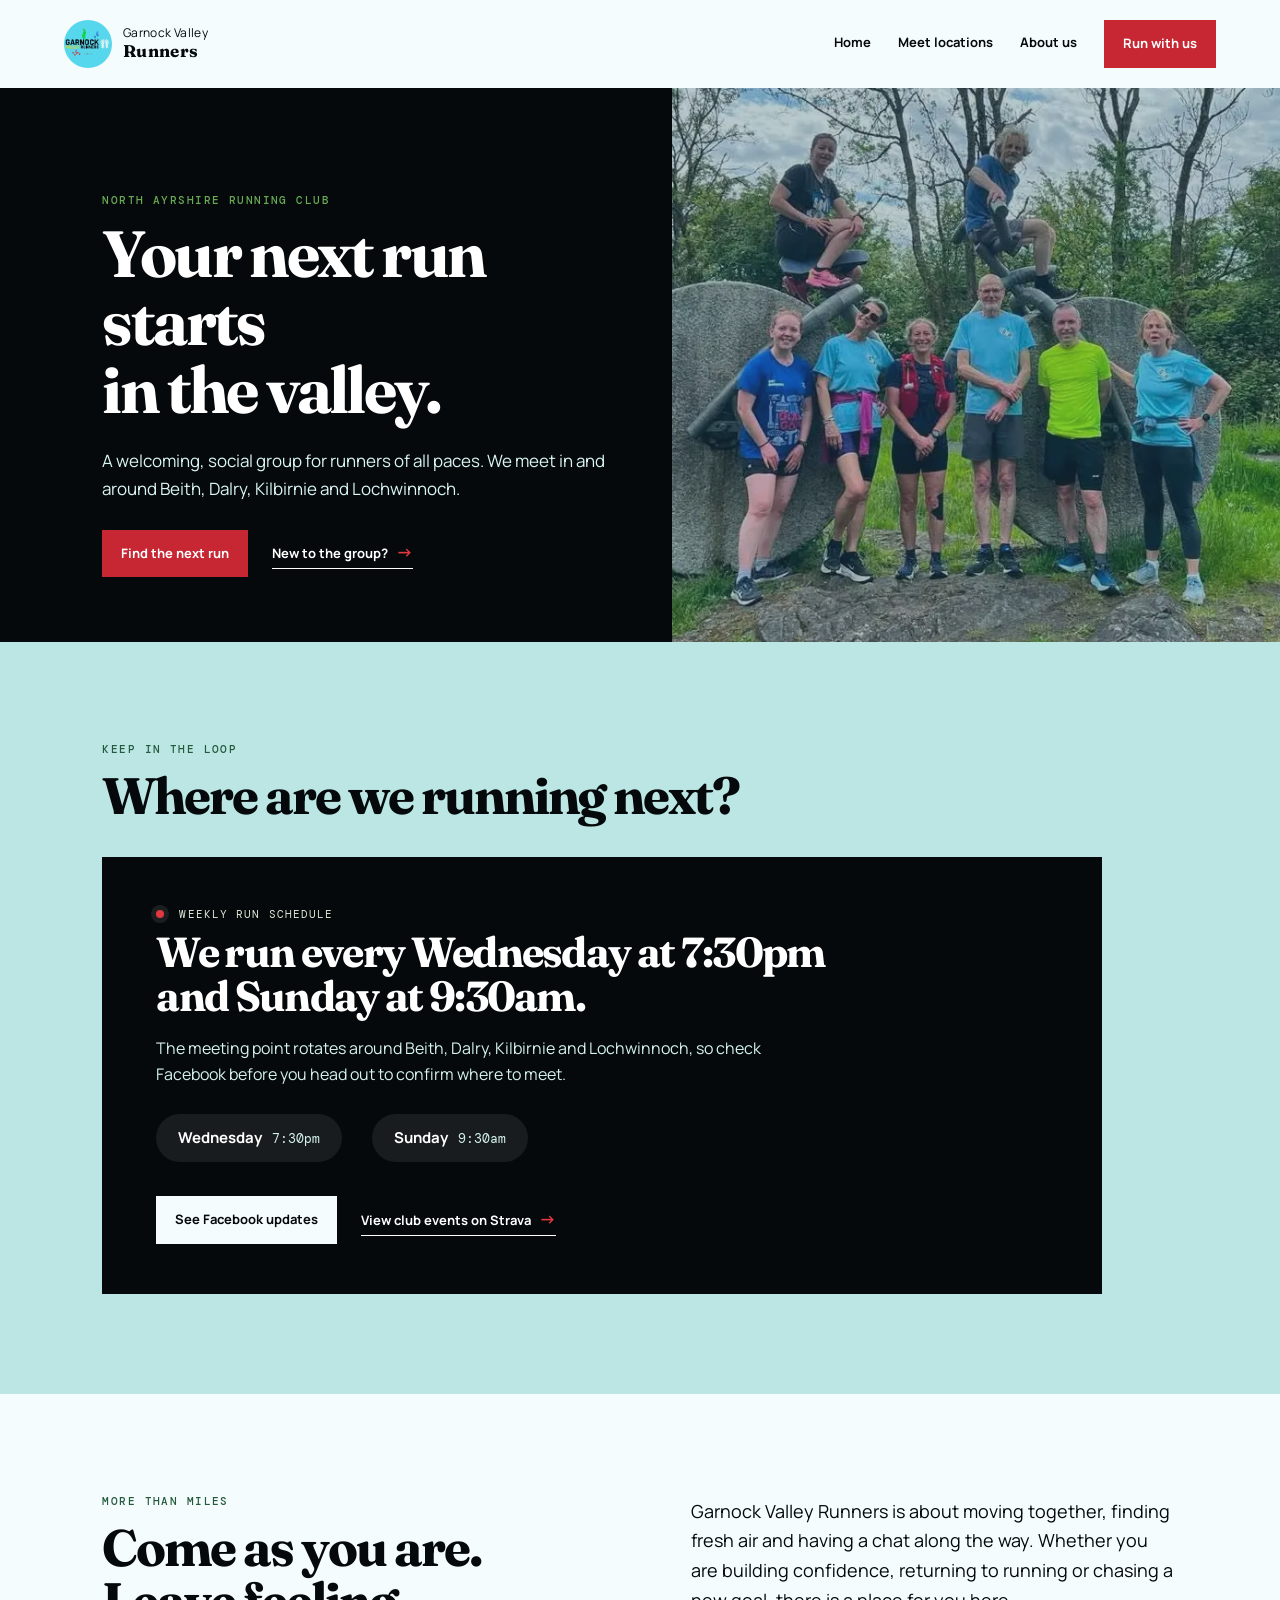
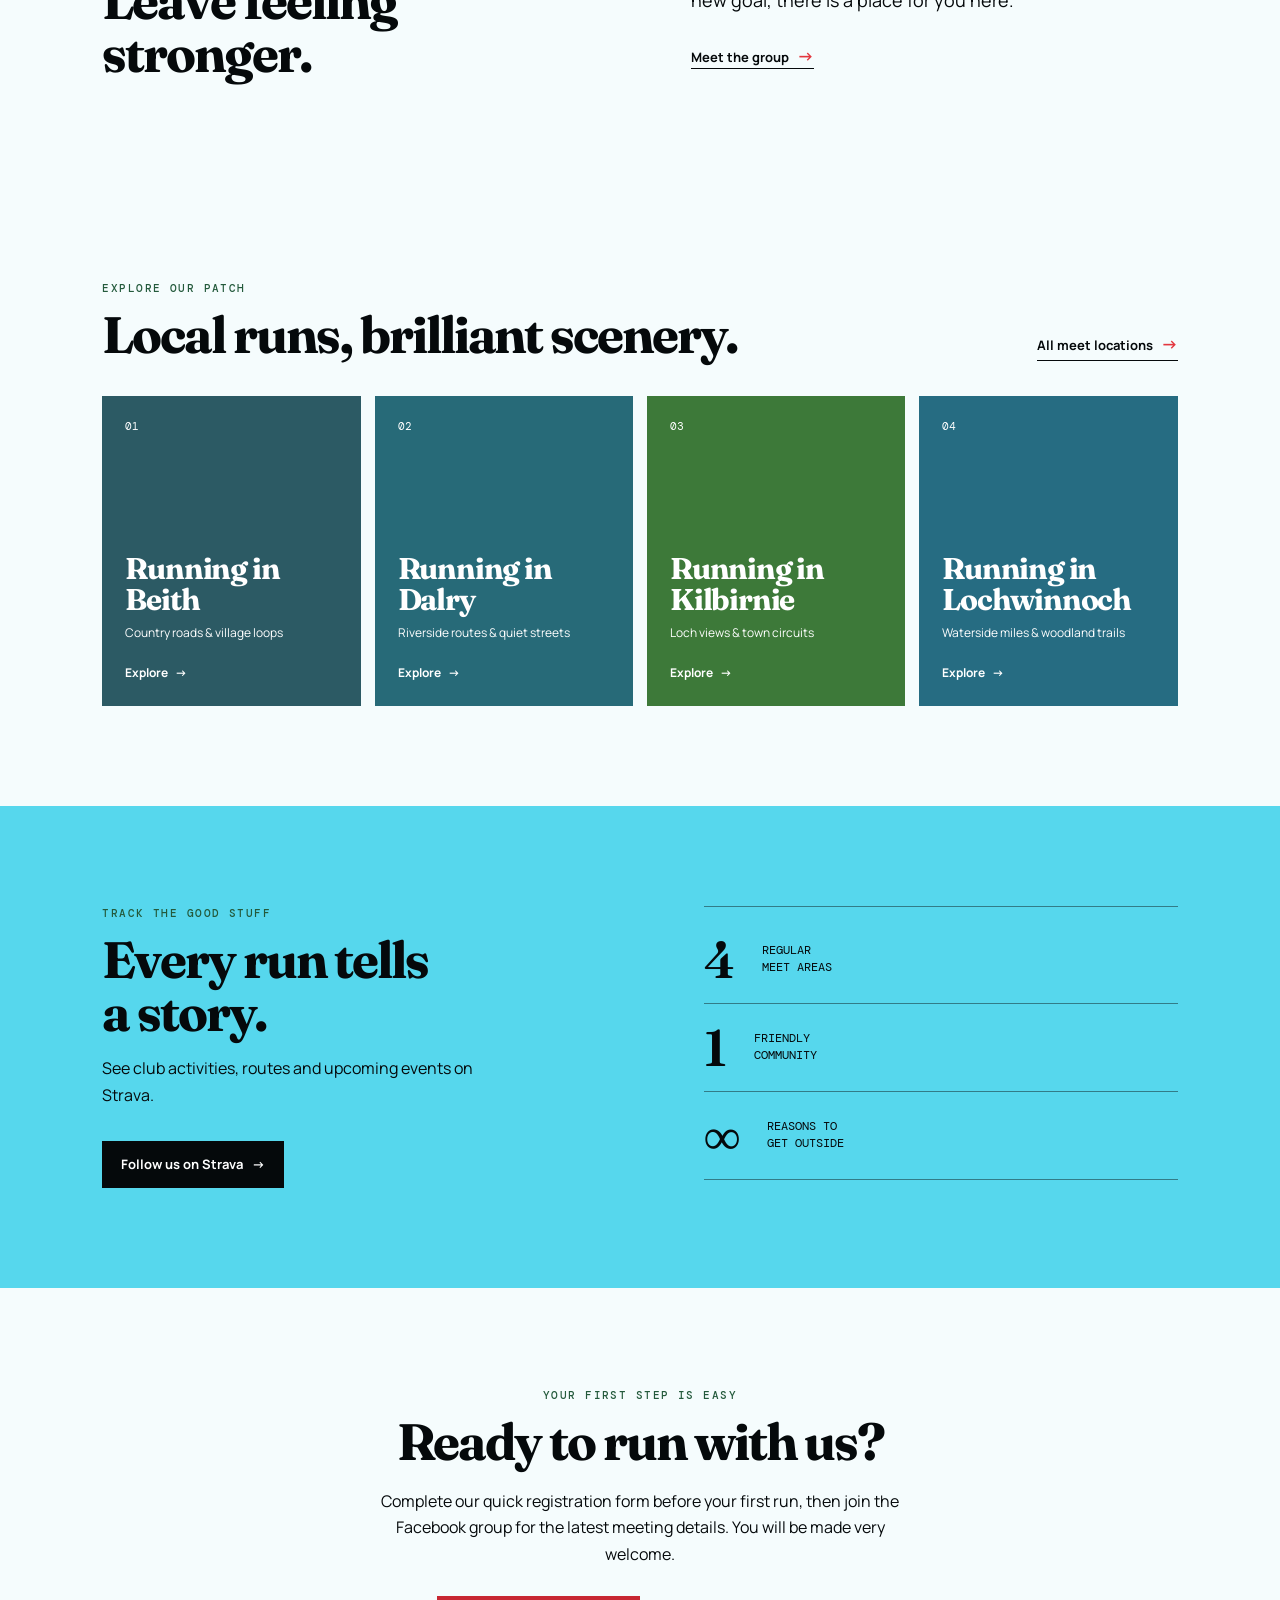
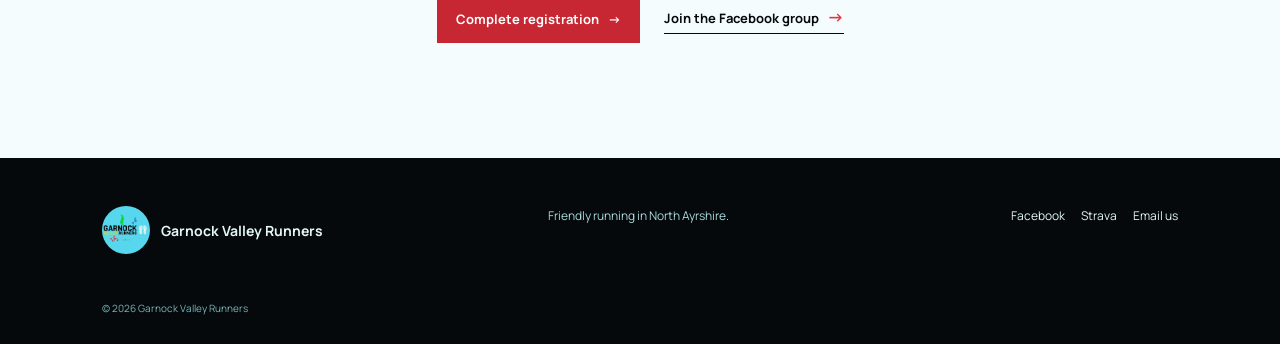
<file: index.html>
<!doctype html>
<html lang="en-GB">
<head>
  <meta charset="utf-8">
  <meta name="viewport" content="width=device-width, initial-scale=1">
  <meta name="description" content="Garnock Valley Runners is a friendly, social running group meeting around Beith, Dalry, Kilbirnie and Lochwinnoch. Come along for a run.">
  <title>Garnock Valley Runners | Running in Beith, Dalry, Kilbirnie & Lochwinnoch</title>
  <link rel="canonical" href="https://garnockvalleyrunners.co.uk/">
  <meta property="og:title" content="Garnock Valley Runners">
  <meta property="og:description" content="Friendly, social running around the Garnock Valley.">
  <meta property="og:type" content="website">
  <meta property="og:url" content="https://garnockvalleyrunners.co.uk/">
  <link rel="stylesheet" href="assets/styles.css">
  <link rel="icon" href="assets/favicon.ico" sizes="any">
  <link rel="icon" href="assets/images/icon-512.png" type="image/png">
  <link rel="apple-touch-icon" href="assets/images/apple-touch-icon.png">
  <script type="application/ld+json">
    {"@context":"https://schema.org","@type":"SportsOrganization","name":"Garnock Valley Runners","description":"A friendly social running group in North Ayrshire.","url":"https://garnockvalleyrunners.co.uk/","sameAs":["https://www.facebook.com/GarnockValleyRunners","https://www.strava.com/clubs/1098368"],"areaServed":["Beith","Dalry","Kilbirnie","Lochwinnoch"]}
  </script>
</head>
<body>
  <a class="skip-link" href="#main">Skip to content</a>
  <header class="site-header">
    <a class="brand" href="index.html" aria-label="Garnock Valley Runners home"><span class="brand-mark">GVR</span><span>Garnock Valley<br><strong>Runners</strong></span></a>
    <button class="menu-button" aria-expanded="false" aria-controls="primary-nav">Menu</button>
    <nav id="primary-nav" aria-label="Primary navigation">
      <a class="active" href="index.html">Home</a><a href="locations.html">Meet locations</a><a href="about.html">About us</a><a class="nav-join" href="#join">Run with us</a>
    </nav>
  </header>

  <main id="main">
    <section class="hero">
      <div class="hero-copy">
        <p class="eyebrow">North Ayrshire running club</p>
        <h1>Your next run starts<br>in the valley.</h1>
        <p class="lead">A welcoming, social group for runners of all paces. We meet in and around Beith, Dalry, Kilbirnie and Lochwinnoch.</p>
        <div class="actions"><a class="button" href="#next-run">Find the next run</a><a class="text-link" href="about.html">New to the group? <span>→</span></a></div>
      </div>
      <div class="hero-art"><img class="banner-image" src="assets/images/gvr-group-7.webp" alt=""></div>
    </section>

    <section id="next-run" class="section next-run">
      <div class="section-heading"><p class="eyebrow">Keep in the loop</p><h2>Where are we running next?</h2></div>
      <div class="update-card">
        <div class="pulse"><span></span> Weekly run schedule</div>
        <h3>We run every Wednesday at 7:30pm and Sunday at 9:30am.</h3>
        <p>The meeting point rotates around Beith, Dalry, Kilbirnie and Lochwinnoch, so check Facebook before you head out to confirm where to meet.</p>
        <ul class="schedule-list">
          <li><strong>Wednesday</strong><span>7:30pm</span></li>
          <li><strong>Sunday</strong><span>9:30am</span></li>
        </ul>
        <div class="actions"><a class="button button-light" href="https://www.facebook.com/GarnockValleyRunners" target="_blank" rel="noopener noreferrer">See Facebook updates</a><a class="text-link light" href="https://www.strava.com/clubs/1098368" target="_blank" rel="noopener noreferrer">View club events on Strava <span>→</span></a></div>
      </div>
    </section>

    <section class="section intro-grid">
      <div><p class="eyebrow">More than miles</p><h2>Come as you are.<br>Leave feeling stronger.</h2></div>
      <div class="intro-copy"><p>Garnock Valley Runners is about moving together, finding fresh air and having a chat along the way. Whether you are building confidence, returning to running or chasing a new goal, there is a place for you here.</p><a class="text-link" href="about.html">Meet the group <span>→</span></a></div>
    </section>

    <section class="section locations">
      <div class="section-heading row-heading">
        <div><p class="eyebrow">Explore our patch</p><h2>Local runs, brilliant scenery.</h2></div>
        <a class="text-link" href="locations.html">All meet locations <span>→</span></a>
      </div>
      <div class="location-grid">
        <a class="location-card beith" href="beith-running.html"><span>01</span><h3>Running in<br>Beith</h3><p>Country roads & village loops</p><b>Explore <i>→</i></b></a>
        <a class="location-card dalry" href="dalry-running.html"><span>02</span><h3>Running in<br>Dalry</h3><p>Riverside routes & quiet streets</p><b>Explore <i>→</i></b></a>
        <a class="location-card kilbirnie" href="kilbirnie-running.html"><span>03</span><h3>Running in<br>Kilbirnie</h3><p>Loch views & town circuits</p><b>Explore <i>→</i></b></a>
        <a class="location-card lochwinnoch" href="lochwinnoch-running.html"><span>04</span><h3>Running in<br>Lochwinnoch</h3><p>Waterside miles & woodland trails</p><b>Explore <i>→</i></b></a>
      </div>
    </section>

    <section class="section strava-callout">
      <div>
        <p class="eyebrow">Track the good stuff</p>
        <h2>Every run tells<br>a story.</h2>
        <p>See club activities, routes and upcoming events on Strava.</p>
        <a class="button" href="https://www.strava.com/clubs/1098368" target="_blank" rel="noopener noreferrer">Follow us on Strava <span>→</span></a>
      </div>
      <div class="stat-stack">
        <div><strong>4</strong><span>regular<br>meet areas</span></div>
        <div><strong>1</strong><span>friendly<br>community</span></div>
        <div><strong>∞</strong><span>reasons to<br>get outside</span></div>
      </div>
    </section>

    <section id="join" class="join section">
      <p class="eyebrow">Your first step is easy</p>
      <h2>Ready to run with us?</h2>
      <p>Complete our quick registration form before your first run, then join the Facebook group for the latest meeting details. You will be made very welcome.</p>
      <div class="actions join-actions">
        <a class="button" href="https://form.jotform.com/garnockvalleyrunners/garnock-valley-runners-waiver" target="_blank" rel="noopener noreferrer">Complete registration <span>→</span></a>
        <a class="text-link" href="https://www.facebook.com/groups/1202153667183586/" target="_blank" rel="noopener noreferrer">Join the Facebook group <span>→</span></a>
      </div>
    </section>
  </main>

  <footer>
    <div class="footer-brand"><span class="brand-mark">GVR</span><strong>Garnock Valley Runners</strong></div>
    <p>Friendly running in North Ayrshire.</p>
    <div class="footer-links">
      <a href="https://www.facebook.com/GarnockValleyRunners" target="_blank" rel="noopener noreferrer">Facebook</a>
      <a href="https://www.strava.com/clubs/1098368" target="_blank" rel="noopener noreferrer">Strava</a>
      <a href="mailto:garnockvalleyrunners@gmail.com">Email us</a>
    </div>
    <small>© <span data-year></span> Garnock Valley Runners</small>
  </footer>
  <script src="assets/site.js"></script>
</body>
</html>
</file>
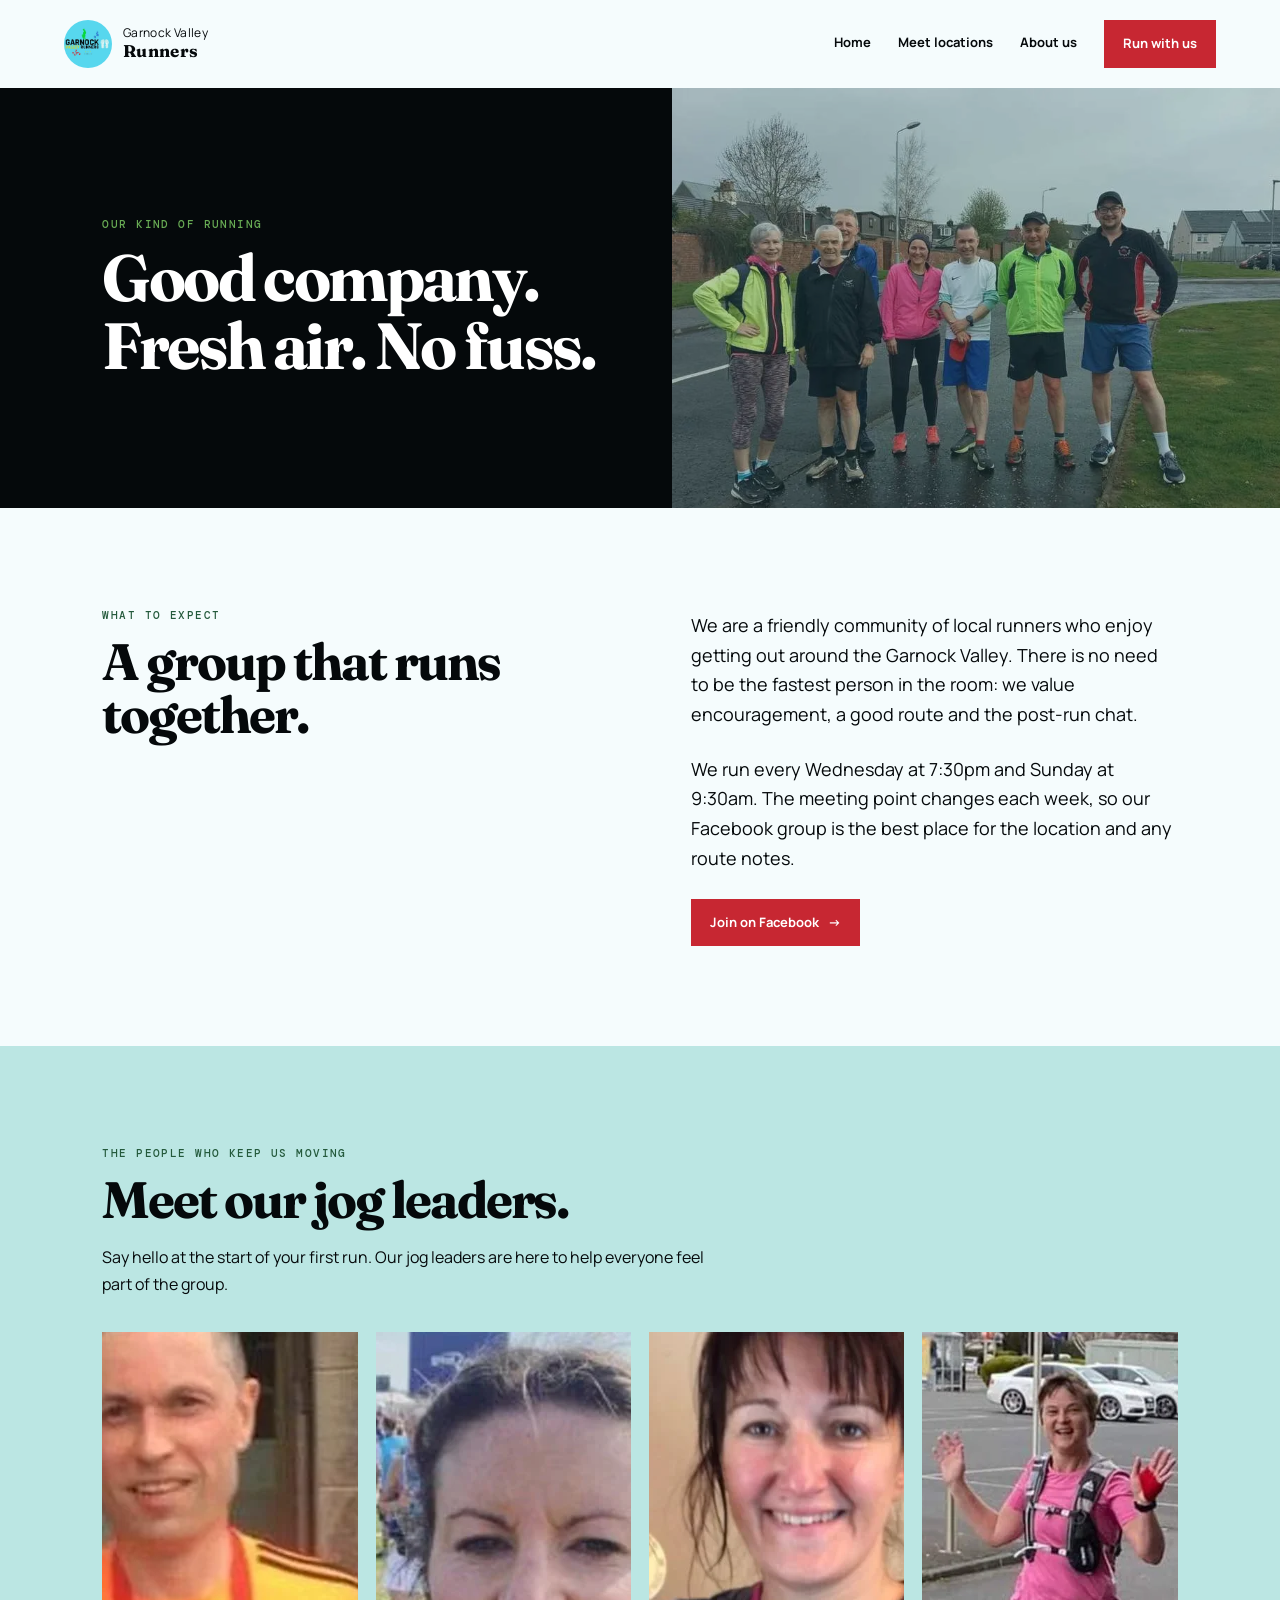
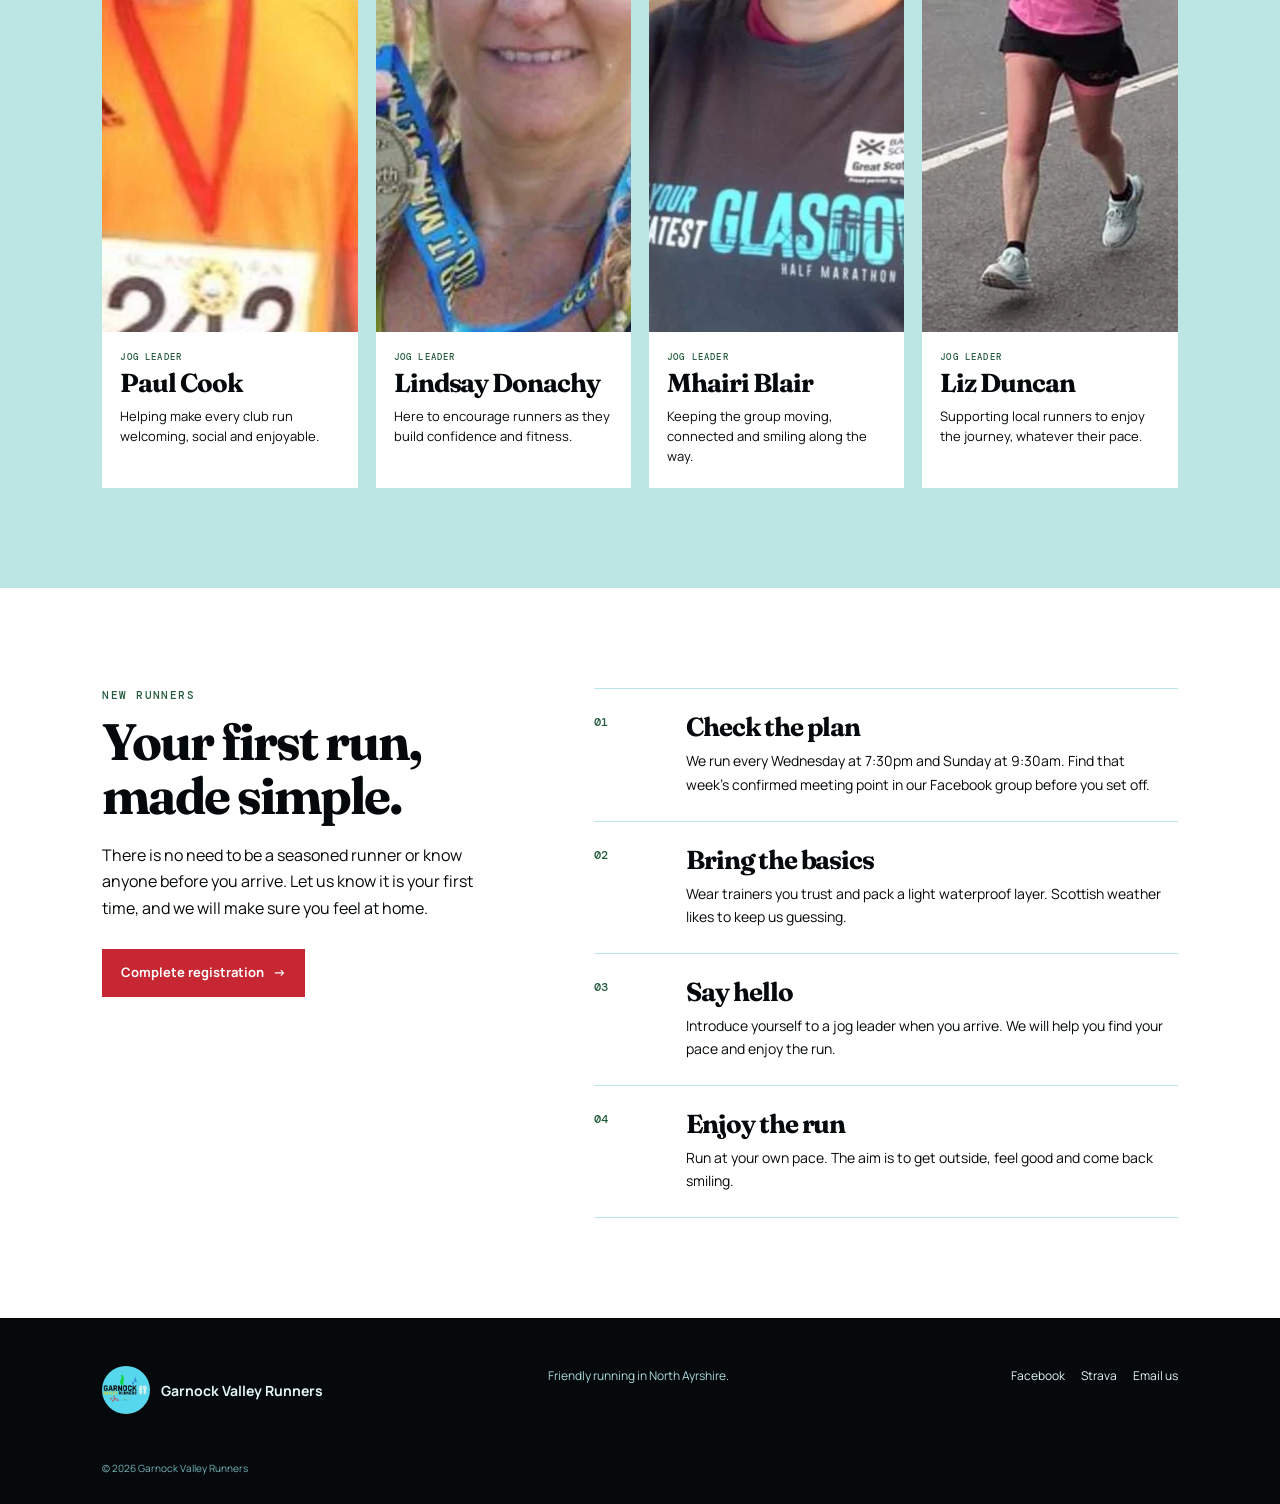
<file: about.html>
<!doctype html>
<html lang="en-GB">
<head>
  <meta charset="utf-8">
  <meta name="viewport" content="width=device-width,initial-scale=1">
  <meta name="description" content="Learn about Garnock Valley Runners, a welcoming social running group in North Ayrshire.">
  <title>About Garnock Valley Runners</title>
  <link rel="canonical" href="https://garnockvalleyrunners.co.uk/about.html">
  <meta property="og:title" content="About Garnock Valley Runners">
  <meta property="og:description" content="Learn about Garnock Valley Runners, a welcoming social running group in North Ayrshire.">
  <meta property="og:type" content="website">
  <meta property="og:url" content="https://garnockvalleyrunners.co.uk/about.html">
  <link rel="stylesheet" href="assets/styles.css">
  <link rel="icon" href="assets/favicon.ico" sizes="any">
  <link rel="icon" href="assets/images/icon-512.png" type="image/png">
  <link rel="apple-touch-icon" href="assets/images/apple-touch-icon.png">
  <script type="application/ld+json">
    {"@context":"https://schema.org","@type":"SportsOrganization","name":"Garnock Valley Runners","description":"A friendly social running group in North Ayrshire.","url":"https://garnockvalleyrunners.co.uk/","sameAs":["https://www.facebook.com/GarnockValleyRunners","https://www.strava.com/clubs/1098368"],"areaServed":["Beith","Dalry","Kilbirnie","Lochwinnoch"]}
  </script>
</head>
<body class="about-page">
  <a class="skip-link" href="#main">Skip to content</a>
  <header class="site-header">
    <a class="brand" href="index.html" aria-label="Garnock Valley Runners home"><span
        class="brand-mark">GVR</span><span>Garnock Valley<br><strong>Runners</strong></span></a>
    <button class="menu-button" aria-expanded="false" aria-controls="primary-nav">Menu</button>
    <nav id="primary-nav" aria-label="Primary navigation">
      <a href="index.html">Home</a><a href="locations.html">Meet locations</a><a class="active" href="about.html">About us</a><a class="nav-join" href="index.html#join">Run with us</a>
    </nav>
  </header>

  <main id="main">
    <section class="hero about-hero">
      <div class="hero-copy about-hero-copy">
        <p class="eyebrow">Our kind of running</p>
        <h1>Good company.<br>Fresh air. No fuss.</h1>
      </div>
      <div class="hero-art"><img class="banner-image" src="assets/images/gvr-group-6.webp" alt=""></div>
    </section>

    <section class="section intro-grid">
      <div>
        <p class="eyebrow">What to expect</p>
        <h2>A group that runs together.</h2>
      </div>
      <div class="intro-copy">
        <p>We are a friendly community of local runners who enjoy getting out around the Garnock Valley. There is no need to be the fastest person in the room: we value encouragement, a good route and the post-run chat.</p>
        <p>We run every Wednesday at 7:30pm and Sunday at 9:30am. The meeting point changes each week, so our Facebook group is the best place for the location and any route notes.</p>
        <a class="button" href="https://www.facebook.com/groups/1202153667183586/" target="_blank" rel="noopener noreferrer">Join on Facebook <span>→</span></a>
      </div>
    </section>

    <section class="section leaders">
      <div class="section-heading">
        <p class="eyebrow">The people who keep us moving</p>
        <h2>Meet our jog leaders.</h2>
        <p>Say hello at the start of your first run. Our jog leaders are here to help everyone feel part of the group.</p>
      </div>
      <div class="leader-grid">
        <article class="leader-card"><img src="assets/images/paul-cook.webp" alt="Paul Cook, Garnock Valley Runners jog leader" width="600" height="600">
          <div>
            <p class="eyebrow">Jog leader</p>
            <h3>Paul Cook</h3>
            <p>Helping make every club run welcoming, social and enjoyable.</p>
          </div>
        </article>
        <article class="leader-card"><img src="assets/images/lindsay-donachy.webp" alt="Lindsay Donachy, Garnock Valley Runners jog leader" width="600" height="600">
          <div>
            <p class="eyebrow">Jog leader</p>
            <h3>Lindsay Donachy</h3>
            <p>Here to encourage runners as they build confidence and fitness.</p>
          </div>
        </article>
        <article class="leader-card"><img src="assets/images/mhairi-blair.webp" alt="Mhairi Blair, Garnock Valley Runners jog leader" width="600" height="600">
          <div>
            <p class="eyebrow">Jog leader</p>
            <h3>Mhairi Blair</h3>
            <p>Keeping the group moving, connected and smiling along the way.</p>
          </div>
        </article>
        <article class="leader-card"><img src="assets/images/liz-duncan.webp" alt="Liz Duncan, Garnock Valley Runners jog leader" width="600" height="600">
          <div>
            <p class="eyebrow">Jog leader</p>
            <h3>Liz Duncan</h3>
            <p>Supporting local runners to enjoy the journey, whatever their pace.</p>
          </div>
        </article>
      </div>
    </section>

    <section class="section first-run">
      <div class="first-run-intro">
        <p class="eyebrow">New runners</p>
        <h2>Your first run,<br>made simple.</h2>
        <p>There is no need to be a seasoned runner or know anyone before you arrive. Let us know it is your first time, and we will make sure you feel at home.</p>
        <a class="button" href="https://form.jotform.com/garnockvalleyrunners/garnock-valley-runners-waiver" target="_blank" rel="noopener noreferrer">Complete registration <span>→</span></a>
      </div>
      <ol class="first-run-steps">
        <li><span>01</span><div><h3>Check the plan</h3><p>We run every Wednesday at 7:30pm and Sunday at 9:30am. Find that week's confirmed meeting point in our Facebook group before you set off.</p></div></li>
        <li><span>02</span><div><h3>Bring the basics</h3><p>Wear trainers you trust and pack a light waterproof layer. Scottish weather likes to keep us guessing.</p></div></li>
        <li><span>03</span><div><h3>Say hello</h3><p>Introduce yourself to a jog leader when you arrive. We will help you find your pace and enjoy the run.</p></div></li>
        <li><span>04</span><div><h3>Enjoy the run</h3><p>Run at your own pace. The aim is to get outside, feel good and come back smiling.</p></div></li>
      </ol>
    </section>
  </main>

  <footer>
    <div class="footer-brand"><span class="brand-mark">GVR</span><strong>Garnock Valley Runners</strong></div>
    <p>Friendly running in North Ayrshire.</p>
    <div class="footer-links">
      <a href="https://www.facebook.com/GarnockValleyRunners" target="_blank" rel="noopener noreferrer">Facebook</a>
      <a href="https://www.strava.com/clubs/1098368" target="_blank" rel="noopener noreferrer">Strava</a>
      <a href="mailto:garnockvalleyrunners@gmail.com">Email us</a>
    </div>
    <small>© <span data-year></span> Garnock Valley Runners</small>
  </footer>
  <script src="assets/site.js"></script>
</body>
</html>
</file>
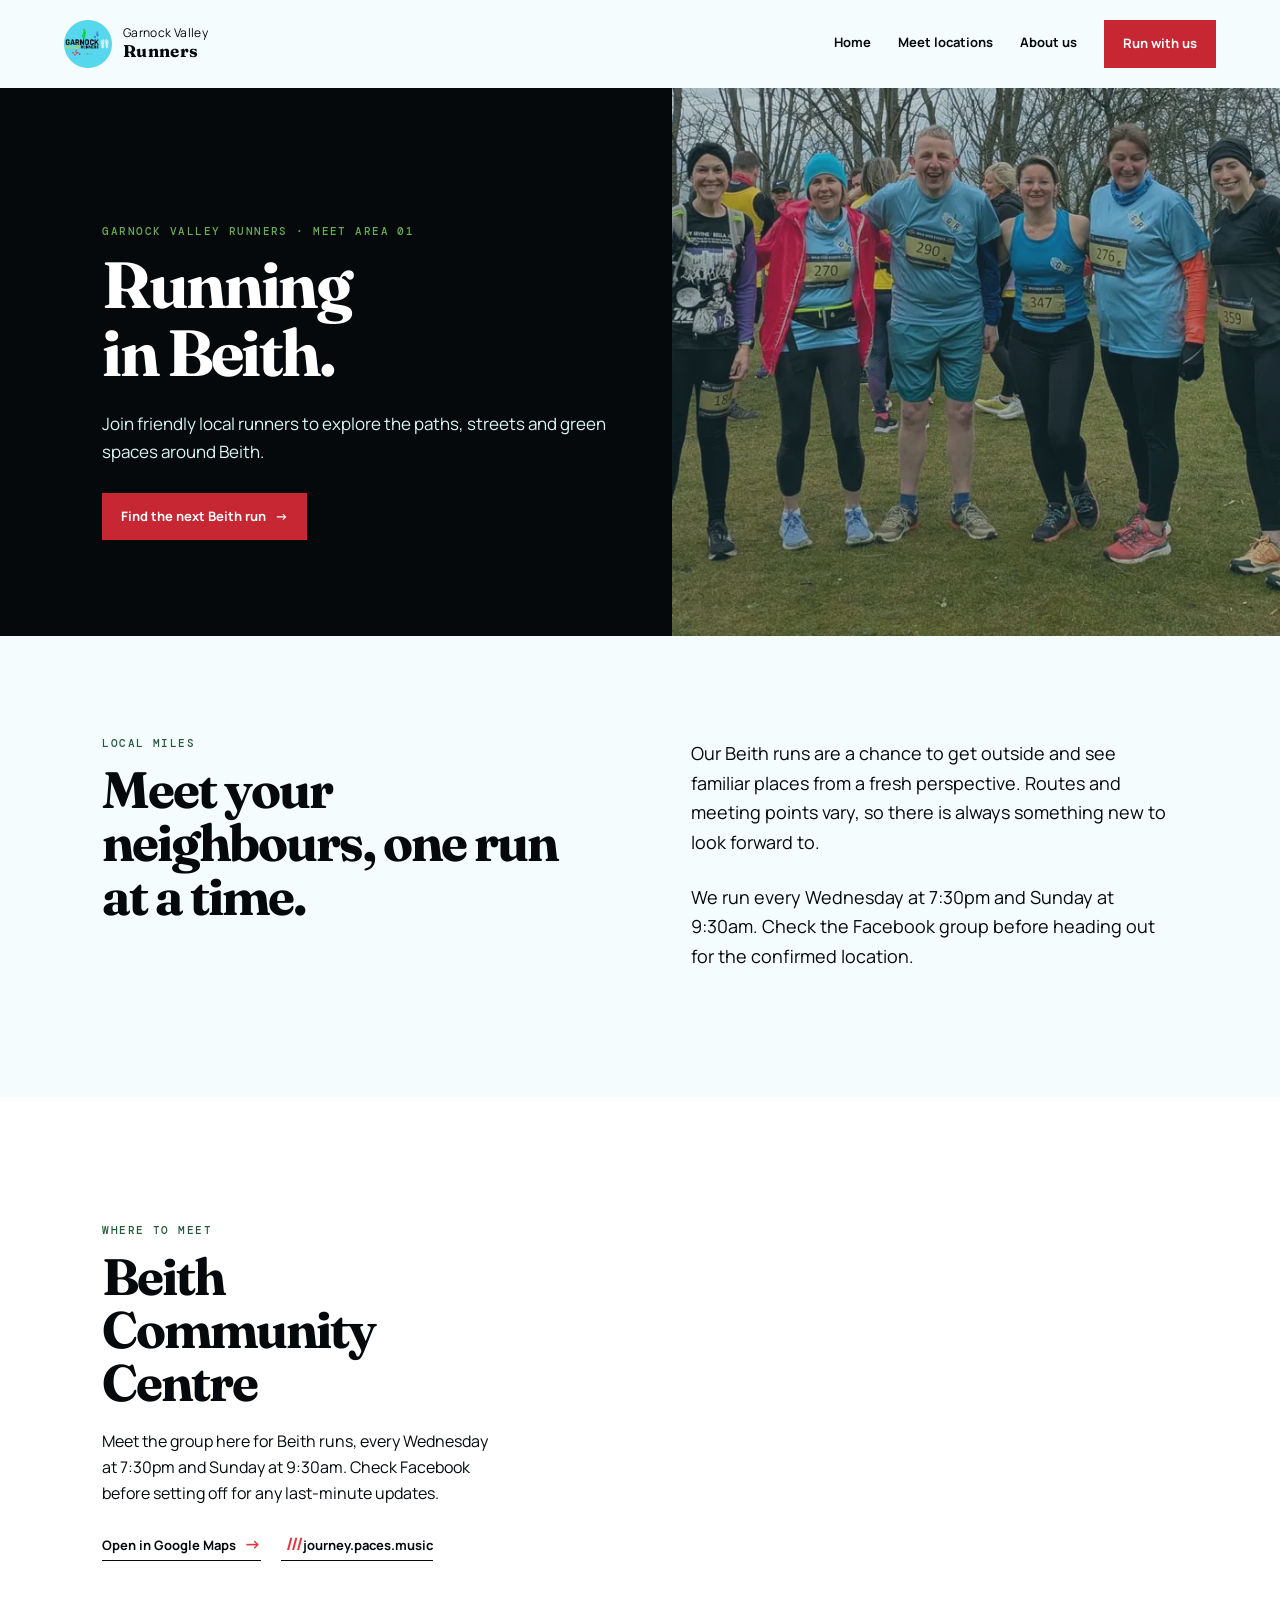
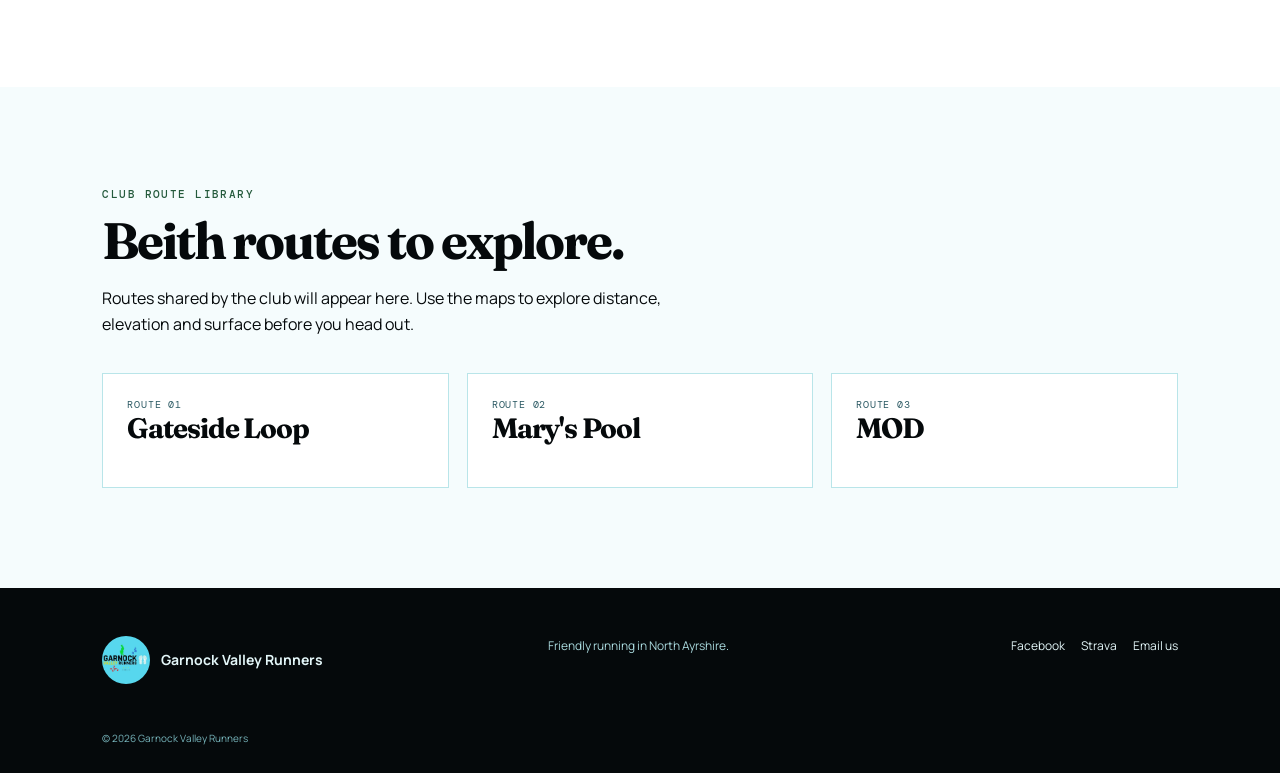
<file: beith-running.html>
<!doctype html>
<html lang="en-GB">
<head>
  <meta charset="utf-8">
  <meta name="viewport" content="width=device-width,initial-scale=1">
  <meta name="description" content="Looking for running in Beith? Garnock Valley Runners is a friendly local social running group.">
  <title>Running in Beith | Garnock Valley Runners</title>
  <link rel="canonical" href="https://garnockvalleyrunners.co.uk/beith-running.html">
  <meta property="og:title" content="Running in Beith | Garnock Valley Runners">
  <meta property="og:description" content="Looking for running in Beith? Garnock Valley Runners is a friendly local social running group.">
  <meta property="og:url" content="https://garnockvalleyrunners.co.uk/beith-running.html">
  <meta property="og:type" content="website">
  <link rel="stylesheet" href="assets/styles.css">
  <link rel="icon" href="assets/favicon.ico" sizes="any">
  <link rel="icon" href="assets/images/icon-512.png" type="image/png">
  <link rel="apple-touch-icon" href="assets/images/apple-touch-icon.png">
  <script type="application/ld+json">
    {"@context":"https://schema.org","@type":"SportsOrganization","name":"Garnock Valley Runners","description":"A friendly social running group in North Ayrshire.","url":"https://garnockvalleyrunners.co.uk/","sameAs":["https://www.facebook.com/GarnockValleyRunners","https://www.strava.com/clubs/1098368"],"areaServed":["Beith","Dalry","Kilbirnie","Lochwinnoch"]}
  </script>
</head>
<body>
  <a class="skip-link" href="#main">Skip to content</a>
  <header class="site-header">
    <a class="brand" href="index.html" aria-label="Garnock Valley Runners home"><span class="brand-mark">GVR</span><span>Garnock Valley<br><strong>Runners</strong></span></a>
    <button class="menu-button" aria-expanded="false" aria-controls="primary-nav">Menu</button>
    <nav id="primary-nav" aria-label="Primary navigation">
      <a href="index.html">Home</a><a class="active" href="locations.html">Meet locations</a><a href="about.html">About us</a><a class="nav-join" href="index.html#join">Run with us</a>
    </nav>
  </header>

  <main id="main">
    <section class="hero">
      <div class="hero-copy">
        <p class="eyebrow">Garnock Valley Runners · Meet area 01</p>
        <h1>Running<br>in Beith.</h1>
        <p class="lead">Join friendly local runners to explore the paths, streets and green spaces around Beith.</p>
        <div class="actions"><a class="button" href="https://www.facebook.com/GarnockValleyRunners" target="_blank" rel="noopener noreferrer">Find the next Beith run <span>→</span></a></div>
      </div>
      <div class="hero-art"><img class="banner-image" src="assets/images/gvr-group-9.webp" alt=""></div>
    </section>

    <section class="section intro-grid">
      <div>
        <p class="eyebrow">Local miles</p>
        <h2>Meet your neighbours, one run at a time.</h2>
      </div>
      <div class="intro-copy">
        <p>Our Beith runs are a chance to get outside and see familiar places from a fresh perspective. Routes and meeting points vary, so there is always something new to look forward to.</p>
        <p>We run every Wednesday at 7:30pm and Sunday at 9:30am. Check the Facebook group before heading out for the confirmed location.</p>
      </div>
    </section>

    <section class="section meeting-point">
      <div class="section-heading">
        <p class="eyebrow">Where to meet</p>
        <h2>Beith Community Centre</h2>
        <p>Meet the group here for Beith runs, every Wednesday at 7:30pm and Sunday at 9:30am. Check Facebook before setting off for any last-minute updates.</p>
        <div class="meeting-links">
          <a class="text-link" href="https://maps.app.goo.gl/vqSSBrjURP6J7ihB6" target="_blank" rel="noopener noreferrer">Open in Google Maps <span>→</span></a>
          <a class="text-link what3words-link" href="https://what3words.com/journey.paces.music" target="_blank" rel="noopener noreferrer"><span class="what3words-prefix">///</span>journey.paces.music</a>
        </div>
      </div>
      <iframe class="meeting-map" src="https://www.google.com/maps?q=55.752659,-4.633616&amp;z=16&amp;output=embed" title="Map showing Beith Community Centre meeting point" loading="lazy" referrerpolicy="no-referrer-when-downgrade"></iframe>
    </section>

    <section class="section route-gallery">
      <div class="section-heading">
        <p class="eyebrow">Club route library</p>
        <h2>Beith routes to explore.</h2>
        <p>Routes shared by the club will appear here. Use the maps to explore distance, elevation and surface before you head out.</p>
      </div>
      <div class="route-grid">
        <article class="route-card">
          <p class="route-number">Route 01</p>
          <h3>Gateside Loop</h3>
          <div class="strava-embed-placeholder" data-embed-type="route" data-embed-id="3528356255159282256" data-style="standard" data-surface-type="true" data-map-hash="12.69/55.75066/-4.62333" data-from-embed="true" data-token="yxaFrawdFohs_la8IDAJUvb5NskzRXItxPiQ295sfiE"></div>
        </article>
        <article class="route-card">
          <p class="route-number">Route 02</p>
          <h3>Mary's Pool</h3>
          <div class="strava-embed-placeholder" data-embed-type="route" data-embed-id="3536685166210773360" data-style="standard" data-surface-type="true" data-map-hash="12.28/55.76163/-4.63581" data-from-embed="true" data-token="FfFZN888h97raxhvFDhe0O-WElxaF2kGew41rFG18us"></div>
        </article>
        <article class="route-card">
          <p class="route-number">Route 03</p>
          <h3>MOD</h3>
          <div class="strava-embed-placeholder" data-embed-type="route" data-embed-id="3536684826025799070" data-style="standard" data-surface-type="true" data-map-hash="11.47/55.7368/-4.6484" data-from-embed="true" data-token="T6fOUorJYh_w4q006m9-KnnPHGEJxmIJk8mQHiPhLUU"></div>
        </article>
      </div>
    </section>
  </main>

  <footer>
    <div class="footer-brand"><span class="brand-mark">GVR</span><strong>Garnock Valley Runners</strong></div>
    <p>Friendly running in North Ayrshire.</p>
    <div class="footer-links">
      <a href="https://www.facebook.com/GarnockValleyRunners" target="_blank" rel="noopener noreferrer">Facebook</a>
      <a href="https://www.strava.com/clubs/1098368" target="_blank" rel="noopener noreferrer">Strava</a>
      <a href="mailto:garnockvalleyrunners@gmail.com">Email us</a>
    </div>
    <small>© <span data-year></span> Garnock Valley Runners</small>
  </footer>
  <script src="https://strava-embeds.com/embed.js"></script>
  <script src="assets/site.js"></script>
</body>
</html>
</file>
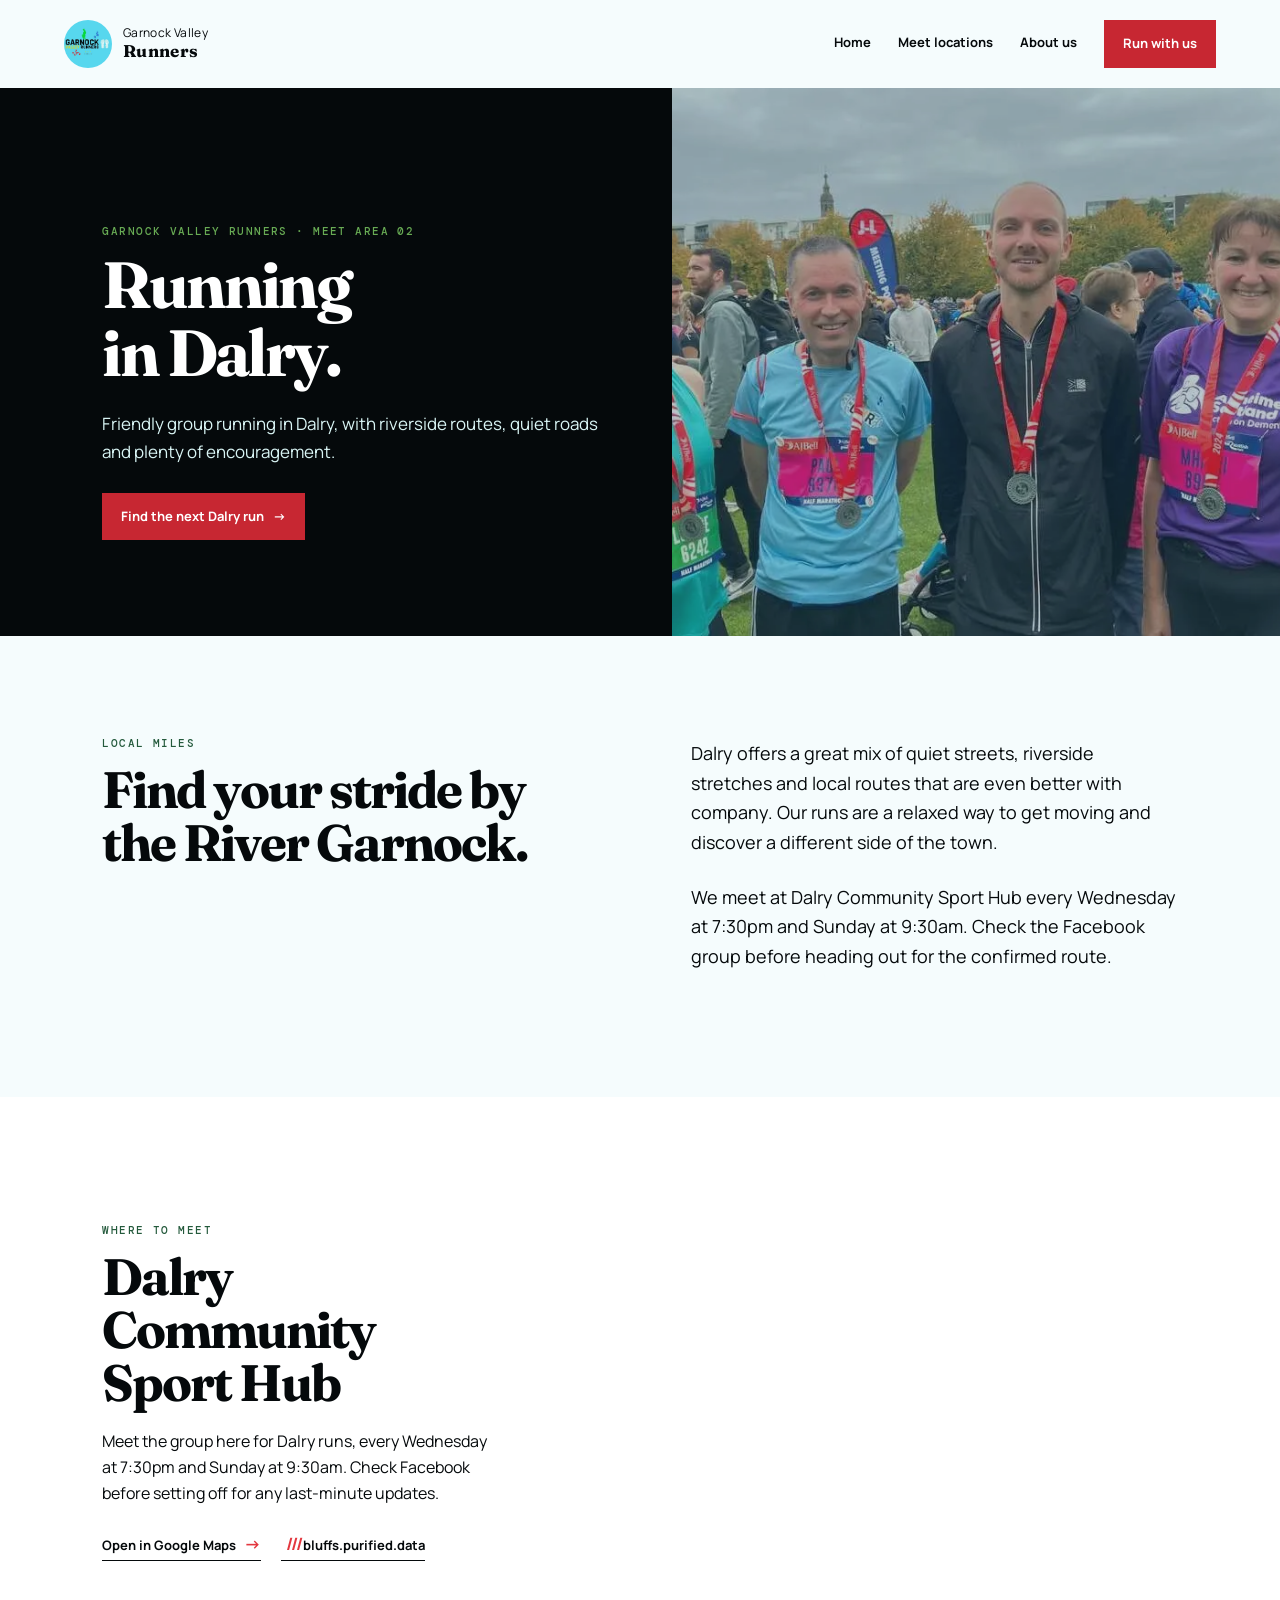
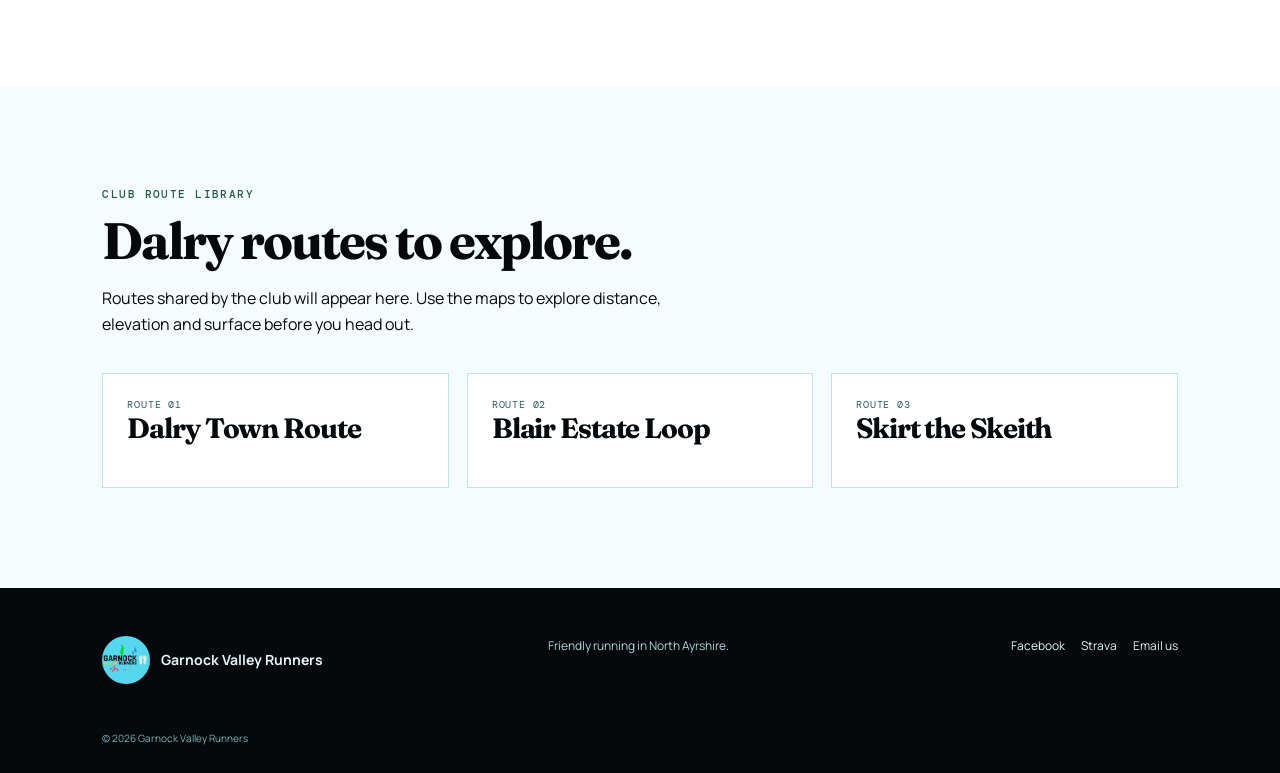
<file: dalry-running.html>
<!doctype html>
<html lang="en-GB">
<head>
  <meta charset="utf-8">
  <meta name="viewport" content="width=device-width,initial-scale=1">
  <meta name="description" content="Looking for running in Dalry? Garnock Valley Runners is a welcoming local social running group.">
  <title>Running in Dalry | Garnock Valley Runners</title>
  <link rel="canonical" href="https://garnockvalleyrunners.co.uk/dalry-running.html">
  <meta property="og:title" content="Running in Dalry | Garnock Valley Runners">
  <meta property="og:description" content="Looking for running in Dalry? Garnock Valley Runners is a welcoming local social running group.">
  <meta property="og:url" content="https://garnockvalleyrunners.co.uk/dalry-running.html">
  <meta property="og:type" content="website">
  <link rel="stylesheet" href="assets/styles.css">
  <link rel="icon" href="assets/favicon.ico" sizes="any">
  <link rel="icon" href="assets/images/icon-512.png" type="image/png">
  <link rel="apple-touch-icon" href="assets/images/apple-touch-icon.png">
  <script type="application/ld+json">
    {"@context":"https://schema.org","@type":"SportsOrganization","name":"Garnock Valley Runners","description":"A friendly social running group in North Ayrshire.","url":"https://garnockvalleyrunners.co.uk/","sameAs":["https://www.facebook.com/GarnockValleyRunners","https://www.strava.com/clubs/1098368"],"areaServed":["Beith","Dalry","Kilbirnie","Lochwinnoch"]}
  </script>
</head>
<body>
  <a class="skip-link" href="#main">Skip to content</a>
  <header class="site-header">
    <a class="brand" href="index.html" aria-label="Garnock Valley Runners home"><span class="brand-mark">GVR</span><span>Garnock Valley<br><strong>Runners</strong></span></a>
    <button class="menu-button" aria-expanded="false" aria-controls="primary-nav">Menu</button>
    <nav id="primary-nav" aria-label="Primary navigation">
      <a href="index.html">Home</a><a class="active" href="locations.html">Meet locations</a><a href="about.html">About us</a><a class="nav-join" href="index.html#join">Run with us</a>
    </nav>
  </header>
  <main id="main">
    <section class="hero">
      <div class="hero-copy">
        <p class="eyebrow">Garnock Valley Runners · Meet area 02</p>
        <h1>Running<br>in Dalry.</h1>
        <p class="lead">Friendly group running in Dalry, with riverside routes, quiet roads and plenty of encouragement.
        </p>
        <div class="actions">
          <a class="button" href="https://www.facebook.com/GarnockValleyRunners" target="_blank" rel="noopener noreferrer">Find the next Dalry run <span>→</span></a>
        </div>
      </div>
      <div class="hero-art"><img class="banner-image" src="assets/images/gvr-group-2.webp" alt=""></div>
    </section>

    <section class="section intro-grid">
      <div>
        <p class="eyebrow">Local miles</p>
        <h2>Find your stride by the River Garnock.</h2>
      </div>
      <div class="intro-copy">
        <p>Dalry offers a great mix of quiet streets, riverside stretches and local routes that are even better with company. Our runs are a relaxed way to get moving and discover a different side of the town.</p>
        <p>We meet at Dalry Community Sport Hub every Wednesday at 7:30pm and Sunday at 9:30am. Check the Facebook group before heading out for the confirmed route.</p>
      </div>
    </section>

    <section class="section meeting-point">
      <div class="section-heading">
        <p class="eyebrow">Where to meet</p>
        <h2>Dalry Community Sport Hub</h2>
        <p>Meet the group here for Dalry runs, every Wednesday at 7:30pm and Sunday at 9:30am. Check Facebook before setting off for any last-minute updates.</p>
        <div class="meeting-links">
          <a class="text-link" href="https://maps.app.goo.gl/UvpDejJjuj8ix5UV7" target="_blank" rel="noopener noreferrer">Open in Google Maps <span>→</span></a>
          <a class="text-link what3words-link" href="https://what3words.com/bluffs.purified.data" target="_blank" rel="noopener noreferrer"><span class="what3words-prefix">///</span>bluffs.purified.data</a>
        </div>
      </div>
      <iframe class="meeting-map" src="https://www.google.com/maps?q=55.7077192,-4.7247091&amp;z=16&amp;output=embed" title="Map showing Dalry Community Sport Hub meeting point" loading="lazy" referrerpolicy="no-referrer-when-downgrade"></iframe>
    </section>

    <section class="section route-gallery">
      <div class="section-heading">
        <p class="eyebrow">Club route library</p>
        <h2>Dalry routes to explore.</h2>
        <p>Routes shared by the club will appear here. Use the maps to explore distance, elevation and surface before you head out.</p>
      </div>
      <div class="route-grid">
        <article class="route-card">
          <p class="route-number">Route 01</p>
          <h3>Dalry Town Route</h3>
          <div class="strava-embed-placeholder" data-embed-type="route" data-embed-id="3536689928445046174" data-style="standard" data-surface-type="true" data-map-hash="12.89/55.708/-4.72764" data-from-embed="true" data-token="2FWLyOwTvObSzTbP13dUVAUeDYpVlIIBLxSwguNt9YE"></div>
        </article>
        <article class="route-card">
          <p class="route-number">Route 02</p>
          <h3>Blair Estate Loop</h3>
          <div class="strava-embed-placeholder" data-embed-type="route" data-embed-id="3536687740892159870" data-style="standard" data-map-hash="12.58/55.70127/-4.7098" data-from-embed="true" data-token="uF25T2Mzy1mcw_66NLG-q4D2AQis3Ny-b-WPIO_6hSo"></div>
        </article>
        <article class="route-card">
          <p class="route-number">Route 03</p>
          <h3>Skirt the Skeith</h3>
          <div class="strava-embed-placeholder" data-embed-type="route" data-embed-id="3536685480297656190" data-style="standard" data-surface-type="true" data-map-hash="11.6/55.6977/-4.6963" data-from-embed="true" data-token="a3DlhoIKjePYgINTdYaVXqcio8GV4xMh_3zxftrSZAs"></div>
        </article>
      </div>
    </section>
  </main>

  <footer>
    <div class="footer-brand"><span class="brand-mark">GVR</span><strong>Garnock Valley Runners</strong></div>
    <p>Friendly running in North Ayrshire.</p>
    <div class="footer-links">
      <a href="https://www.facebook.com/GarnockValleyRunners" target="_blank" rel="noopener noreferrer">Facebook</a>
      <a href="https://www.strava.com/clubs/1098368" target="_blank" rel="noopener noreferrer">Strava</a>
      <a href="mailto:garnockvalleyrunners@gmail.com">Email us</a>
    </div>
    <small>© <span data-year></span> Garnock Valley Runners</small>
  </footer>
  <script src="https://strava-embeds.com/embed.js"></script>
  <script src="assets/site.js"></script>
</body>
</html>
</file>
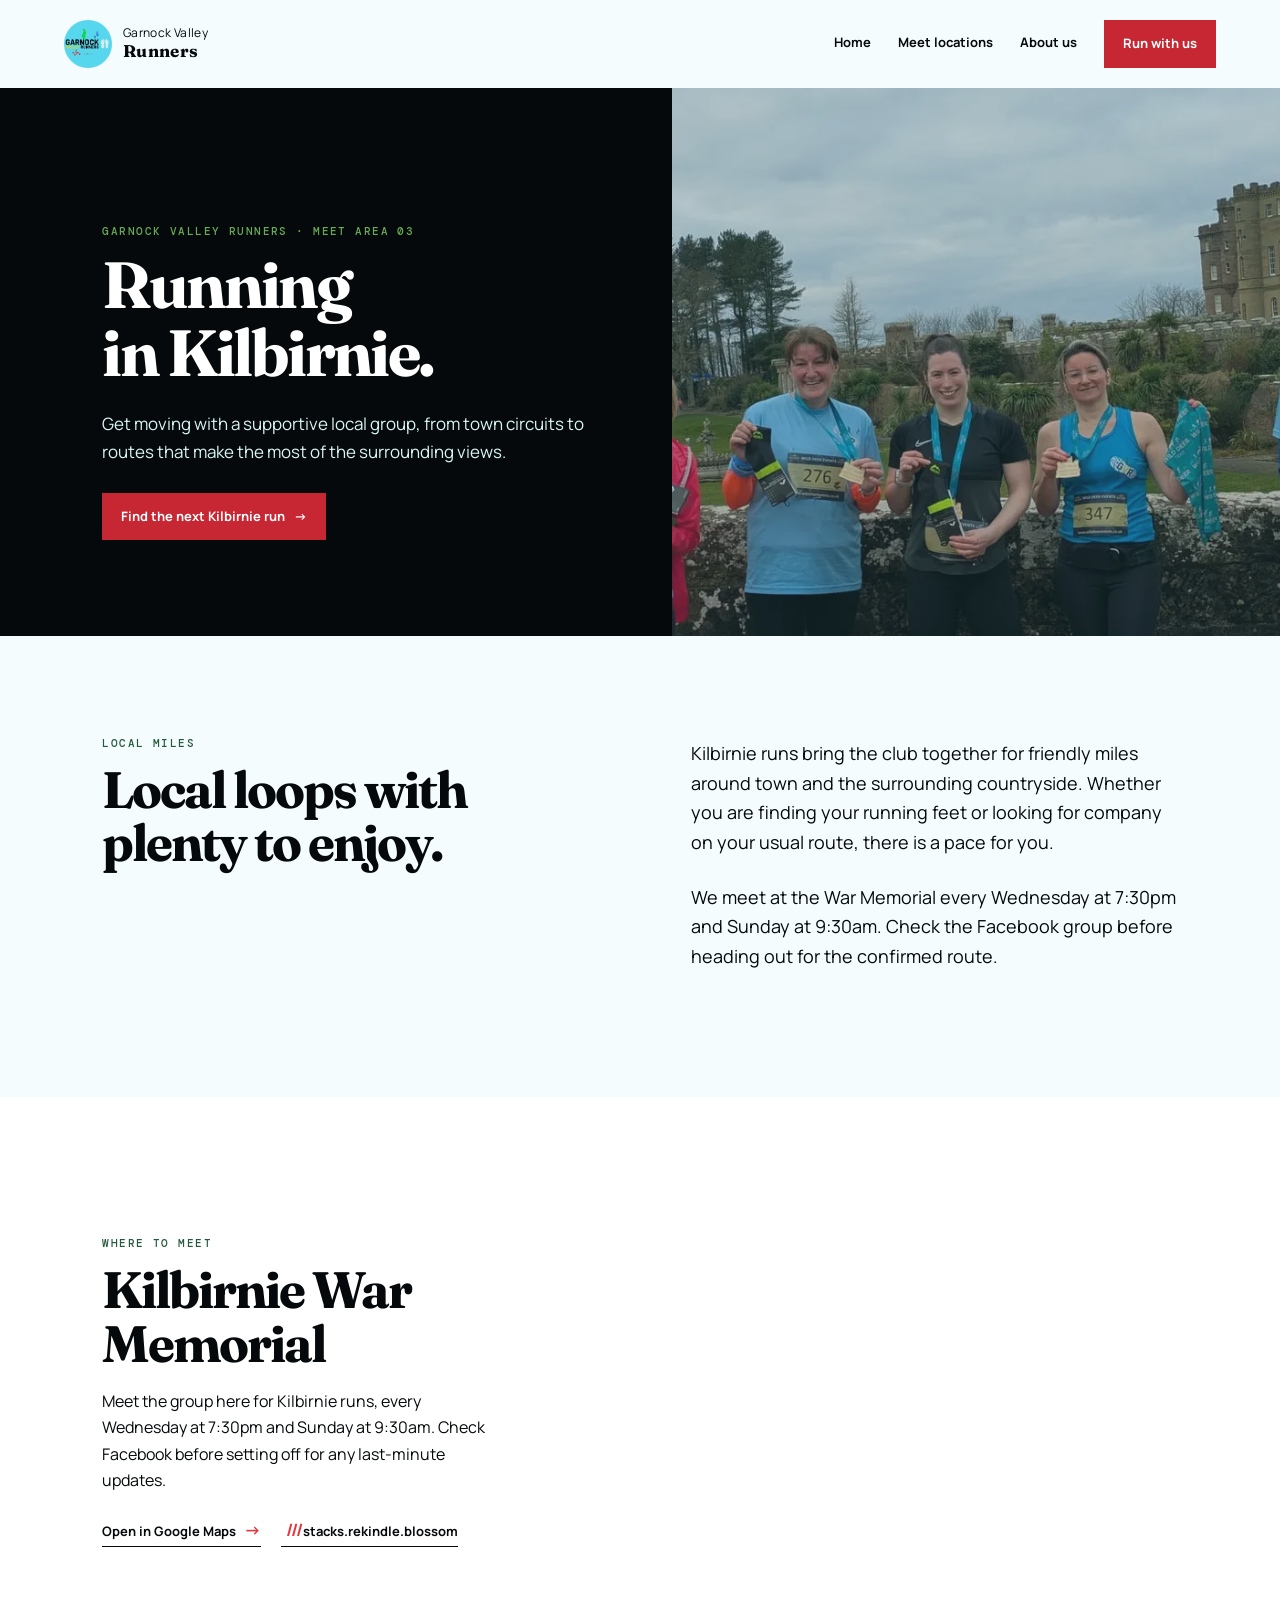
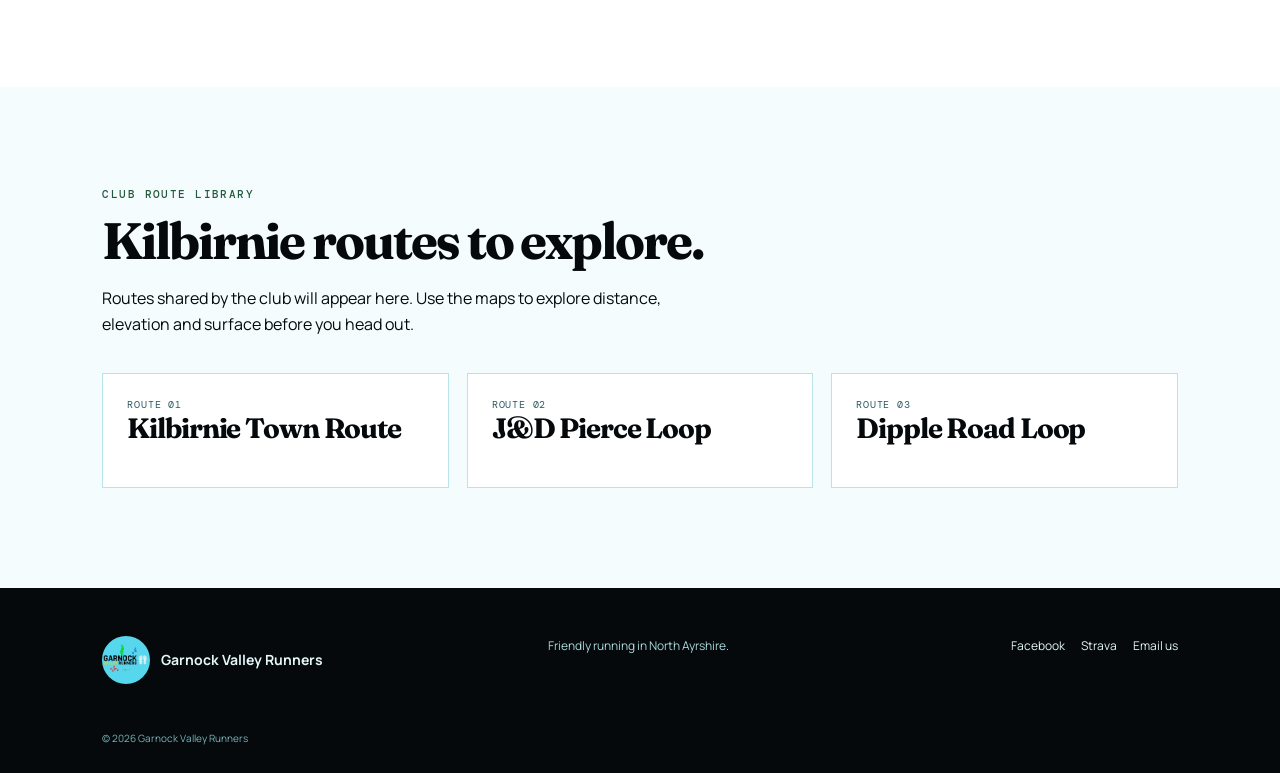
<file: kilbirnie-running.html>
<!doctype html>
<html lang="en-GB">
<head>
  <meta charset="utf-8">
  <meta name="viewport" content="width=device-width,initial-scale=1">
  <meta name="description" content="Looking for running in Kilbirnie? Garnock Valley Runners is a welcoming local social running group.">
  <title>Running in Kilbirnie | Garnock Valley Runners</title>
  <link rel="canonical" href="https://garnockvalleyrunners.co.uk/kilbirnie-running.html">
  <meta property="og:title" content="Running in Kilbirnie | Garnock Valley Runners">
  <meta property="og:description" content="Looking for running in Kilbirnie? Garnock Valley Runners is a welcoming local social running group.">
  <meta property="og:url" content="https://garnockvalleyrunners.co.uk/kilbirnie-running.html">
  <meta property="og:type" content="website">
  <link rel="stylesheet" href="assets/styles.css">
  <link rel="icon" href="assets/favicon.ico" sizes="any">
  <link rel="icon" href="assets/images/icon-512.png" type="image/png">
  <link rel="apple-touch-icon" href="assets/images/apple-touch-icon.png">
  <script type="application/ld+json">
    {"@context":"https://schema.org","@type":"SportsOrganization","name":"Garnock Valley Runners","description":"A friendly social running group in North Ayrshire.","url":"https://garnockvalleyrunners.co.uk/","sameAs":["https://www.facebook.com/GarnockValleyRunners","https://www.strava.com/clubs/1098368"],"areaServed":["Beith","Dalry","Kilbirnie","Lochwinnoch"]}
  </script>
</head>
<body>
  <a class="skip-link" href="#main">Skip to content</a>
  <header class="site-header">
    <a class="brand" href="index.html" aria-label="Garnock Valley Runners home"><span
        class="brand-mark">GVR</span><span>Garnock Valley<br><strong>Runners</strong></span></a>
    <button class="menu-button" aria-expanded="false" aria-controls="primary-nav">Menu</button>
    <nav id="primary-nav" aria-label="Primary navigation">
      <a href="index.html">Home</a><a class="active" href="locations.html">Meet locations</a><a href="about.html">About us</a><a class="nav-join" href="index.html#join">Run with us</a>
    </nav>
  </header>
  <main id="main">
    <section class="hero">
      <div class="hero-copy">
        <p class="eyebrow">Garnock Valley Runners · Meet area 03</p>
        <h1>Running<br>in Kilbirnie.</h1>
        <p class="lead">Get moving with a supportive local group, from town circuits to routes that make the most of the surrounding views.</p>
        <div class="actions">
          <a class="button" href="https://www.facebook.com/GarnockValleyRunners" target="_blank" rel="noopener noreferrer">Find the next Kilbirnie run <span>→</span></a>
        </div>
      </div>
      <div class="hero-art"><img class="banner-image" src="assets/images/gvr-group-10.webp" alt=""></div>
    </section>

    <section class="section intro-grid">
      <div>
        <p class="eyebrow">Local miles</p>
        <h2>Local loops with plenty to enjoy.</h2>
      </div>
      <div class="intro-copy">
        <p>Kilbirnie runs bring the club together for friendly miles around town and the surrounding countryside. Whether you are finding your running feet or looking for company on your usual route, there is a pace for you.</p>
        <p>We meet at the War Memorial every Wednesday at 7:30pm and Sunday at 9:30am. Check the Facebook group before heading out for the confirmed route.</p>
      </div>
    </section>

    <section class="section meeting-point">
      <div class="section-heading">
        <p class="eyebrow">Where to meet</p>
        <h2>Kilbirnie War Memorial</h2>
        <p>Meet the group here for Kilbirnie runs, every Wednesday at 7:30pm and Sunday at 9:30am. Check Facebook before setting off for any last-minute updates.</p>
        <div class="meeting-links">
          <a class="text-link" href="https://maps.app.goo.gl/zAhK6uZgfTXkPvhEA" target="_blank" rel="noopener noreferrer">Open in Google Maps <span>→</span></a>
          <a class="text-link what3words-link" href="https://what3words.com/stacks.rekindle.blossom" target="_blank" rel="noopener noreferrer"><span class="what3words-prefix">///</span>stacks.rekindle.blossom</a>
        </div>
      </div>
      <iframe class="meeting-map" src="https://www.google.com/maps?q=55.748044,-4.6867739&amp;z=16&amp;output=embed" title="Map showing Kilbirnie War Memorial meeting point" loading="lazy" referrerpolicy="no-referrer-when-downgrade"></iframe>
    </section>

    <section class="section route-gallery">
      <div class="section-heading">
        <p class="eyebrow">Club route library</p>
        <h2>Kilbirnie routes to explore.</h2>
        <p>Routes shared by the club will appear here. Use the maps to explore distance, elevation and surface before you head out.</p>
      </div>
      <div class="route-grid">
        <article class="route-card">
          <p class="route-number">Route 01</p>
          <h3>Kilbirnie Town Route</h3>
          <div class="strava-embed-placeholder" data-embed-type="route" data-embed-id="3536689928457402782" data-style="standard" data-surface-type="true" data-map-hash="12.28/55.7567/-4.6861" data-from-embed="false" data-token="wZmV41zoX31njpqVJuY3J-hm6F4if5D6eI3Itvs7gso"></div>
        </article>
        <article class="route-card">
          <p class="route-number">Route 02</p>
          <h3>J&D Pierce Loop</h3>
          <div class="strava-embed-placeholder" data-embed-type="route" data-embed-id="3536695178659026288" data-style="standard" data-surface-type="true" data-map-hash="13.29/55.74383/-4.68015" data-from-embed="true" data-token="kgQO_ovks7BMsyyhOlLBsyv5AiRD41V1cA-rEuMVWdw"></div>
        </article>
        <article class="route-card">
          <p class="route-number">Route 03</p>
          <h3>Dipple Road Loop</h3>
          <div class="strava-embed-placeholder" data-embed-type="route" data-embed-id="3536707888550681968" data-style="standard" data-surface-type="true" data-map-hash="11.64/55.7623/-4.6886" data-from-embed="true" data-token="0AaAkAUFAHbIw1OD_SLls52cAP-GV71LE84v_S0l2xQ"></div>
        </article>
      </div>
    </section>
  </main>

  <footer>
    <div class="footer-brand"><span class="brand-mark">GVR</span><strong>Garnock Valley Runners</strong></div>
    <p>Friendly running in North Ayrshire.</p>
    <div class="footer-links">
      <a href="https://www.facebook.com/GarnockValleyRunners" target="_blank" rel="noopener noreferrer">Facebook</a>
      <a href="https://www.strava.com/clubs/1098368" target="_blank" rel="noopener noreferrer">Strava</a>
      <a href="mailto:garnockvalleyrunners@gmail.com">Email us</a>
    </div>
    <small>© <span data-year></span> Garnock Valley Runners</small>
  </footer>
  <script src="https://strava-embeds.com/embed.js"></script>
  <script src="assets/site.js"></script>
</body>
</html>
</file>
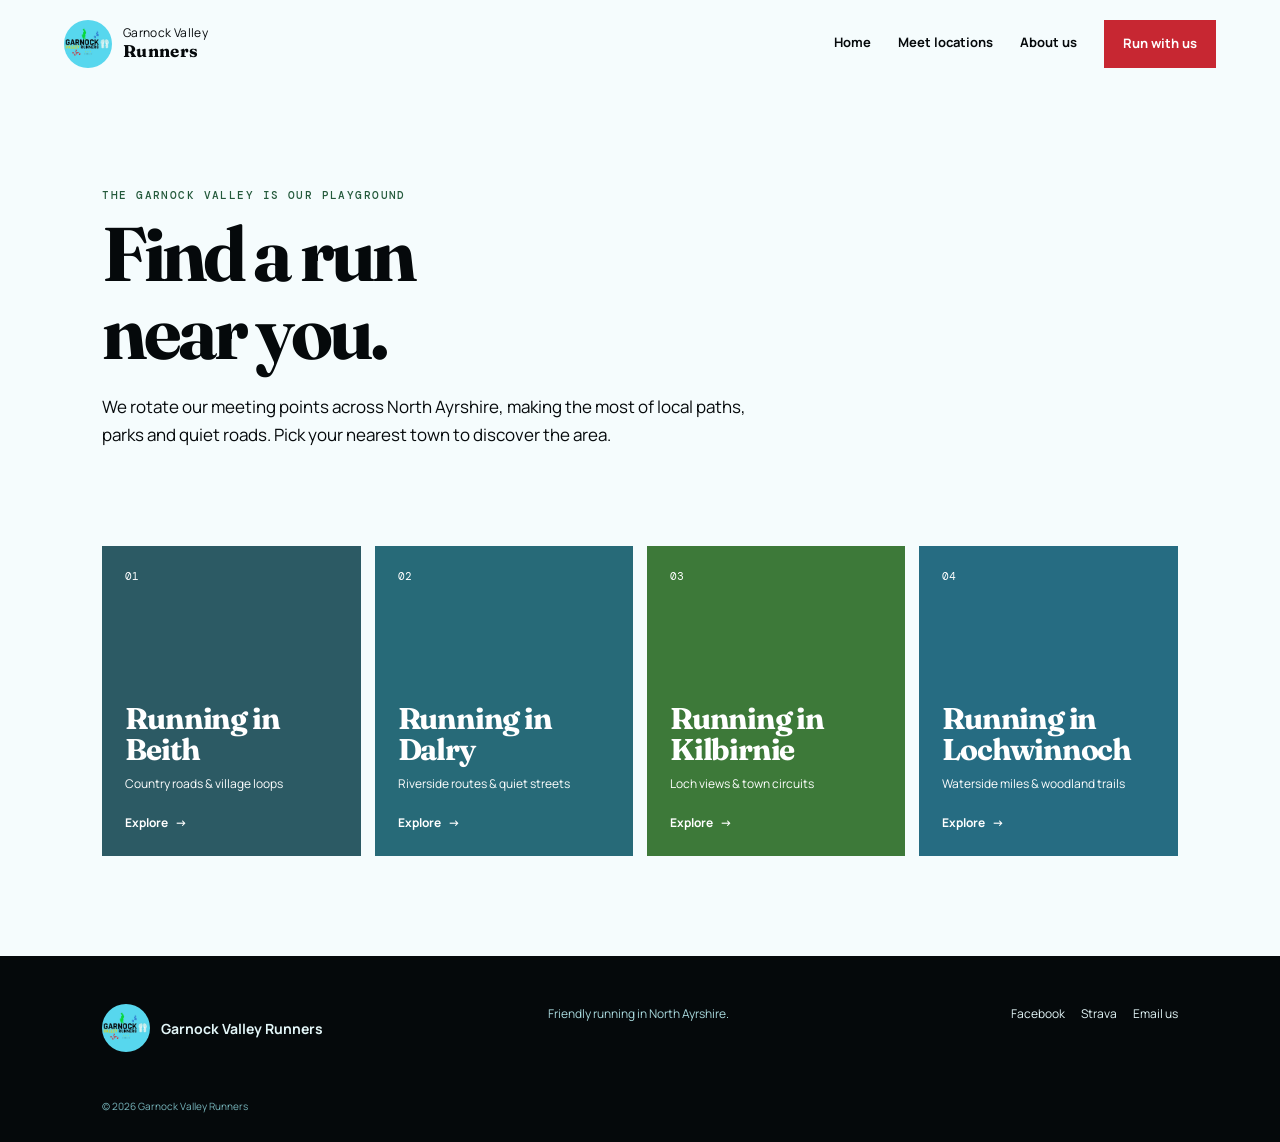
<file: locations.html>
<!doctype html>
<html lang="en-GB">
<head>
  <meta charset="utf-8">
  <meta name="viewport" content="width=device-width,initial-scale=1">
  <meta name="description" content="Find friendly group running routes and meet locations in Beith, Dalry, Kilbirnie and Lochwinnoch with Garnock Valley Runners.">
  <title>Meet Locations | Garnock Valley Runners</title>
  <link rel="canonical" href="https://garnockvalleyrunners.co.uk/locations.html">
  <meta property="og:title" content="Garnock Valley Runners Meet Locations">
  <meta property="og:description" content="Find friendly group running routes and meet locations in Beith, Dalry, Kilbirnie and Lochwinnoch with Garnock Valley Runners.">
  <meta property="og:type" content="website">
  <meta property="og:url" content="https://garnockvalleyrunners.co.uk/locations.html">
  <link rel="stylesheet" href="assets/styles.css">
  <link rel="icon" href="assets/favicon.ico" sizes="any">
  <link rel="icon" href="assets/images/icon-512.png" type="image/png">
  <link rel="apple-touch-icon" href="assets/images/apple-touch-icon.png">
  <script type="application/ld+json">
    {"@context":"https://schema.org","@type":"SportsOrganization","name":"Garnock Valley Runners","description":"A friendly social running group in North Ayrshire.","url":"https://garnockvalleyrunners.co.uk/","sameAs":["https://www.facebook.com/GarnockValleyRunners","https://www.strava.com/clubs/1098368"],"areaServed":["Beith","Dalry","Kilbirnie","Lochwinnoch"]}
  </script>
</head>
<body>
  <a class="skip-link" href="#main">Skip to content</a>
  <header class="site-header">
    <a class="brand" href="index.html"><span class="brand-mark">GVR</span><span>Garnock Valley<br><strong>Runners</strong></span></a>
    <button class="menu-button" aria-expanded="false" aria-controls="primary-nav">Menu</button>
    <nav id="primary-nav">
      <a href="index.html">Home</a><a class="active" href="locations.html">Meet locations</a><a href="about.html">About us</a><a class="nav-join" href="index.html#join">Run with us</a>
    </nav>
  </header>

  <main id="main">
    <section class="section locations-intro">
      <p class="eyebrow">The Garnock Valley is our playground</p>
      <h1 class="page-title">Find a run<br>near you.</h1>
      <p class="lead locations-lead">We rotate our meeting points across North Ayrshire, making the most of local paths, parks and quiet roads. Pick your nearest town to discover the area.</p>
    </section>

    <section class="section locations locations-grid-section">
      <div class="location-grid">
        <a class="location-card beith" href="beith-running.html"><span>01</span><h3>Running in<br>Beith</h3><p>Country roads & village loops</p><b>Explore <i>→</i></b></a>
        <a class="location-card dalry" href="dalry-running.html"><span>02</span><h3>Running in<br>Dalry</h3><p>Riverside routes & quiet streets</p><b>Explore <i>→</i></b></a>
        <a class="location-card kilbirnie" href="kilbirnie-running.html"><span>03</span><h3>Running in<br>Kilbirnie</h3><p>Loch views & town circuits</p><b>Explore <i>→</i></b></a>
        <a class="location-card lochwinnoch" href="lochwinnoch-running.html"><span>04</span><h3>Running in<br>Lochwinnoch</h3><p>Waterside miles & woodland trails</p><b>Explore <i>→</i></b></a>
      </div>
    </section>
  </main>

  <footer>
    <div class="footer-brand"><span class="brand-mark">GVR</span><strong>Garnock Valley Runners</strong></div>
    <p>Friendly running in North Ayrshire.</p>
    <div class="footer-links">
      <a href="https://www.facebook.com/GarnockValleyRunners" target="_blank" rel="noopener noreferrer">Facebook</a>
      <a href="https://www.strava.com/clubs/1098368" target="_blank" rel="noopener noreferrer">Strava</a>
      <a href="mailto:garnockvalleyrunners@gmail.com">Email us</a>
    </div>
    <small>© <span data-year></span> Garnock Valley Runners</small>
  </footer>
  <script src="assets/site.js"></script>
</body>
</html>
</file>
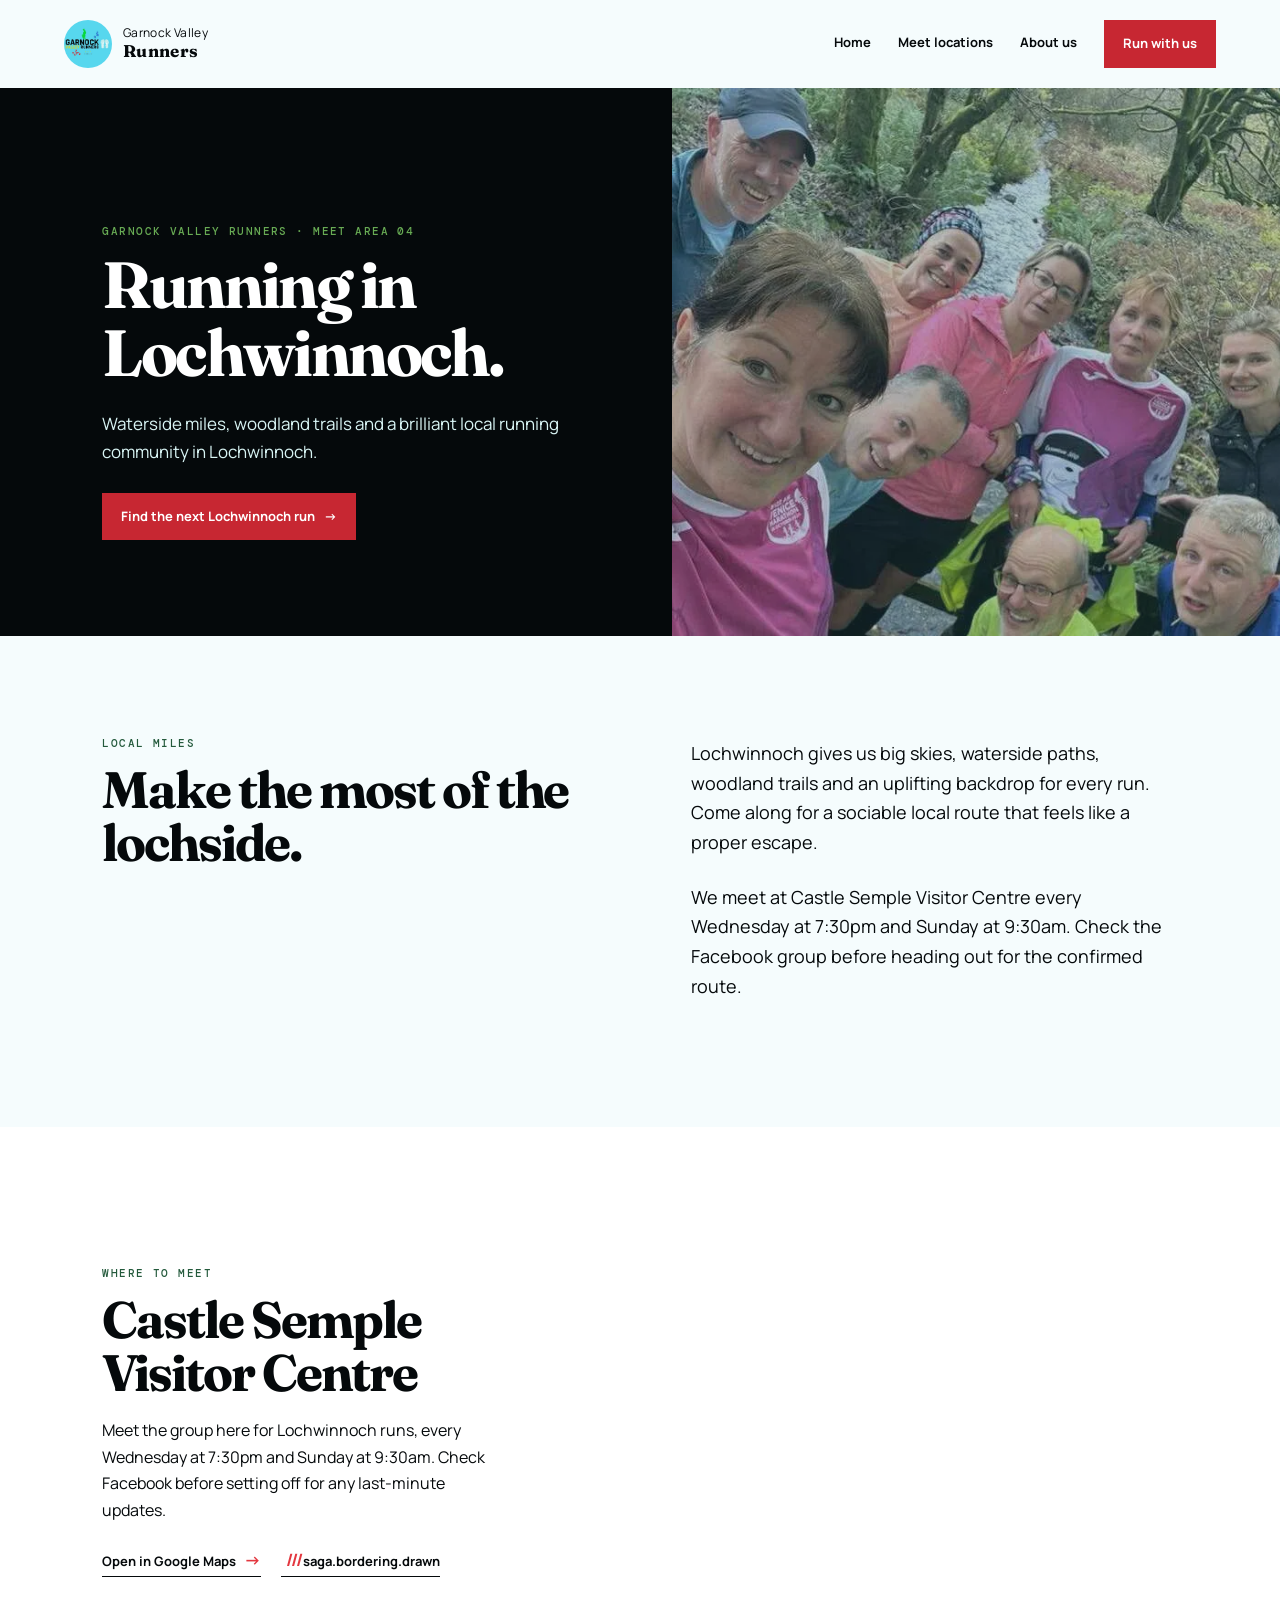
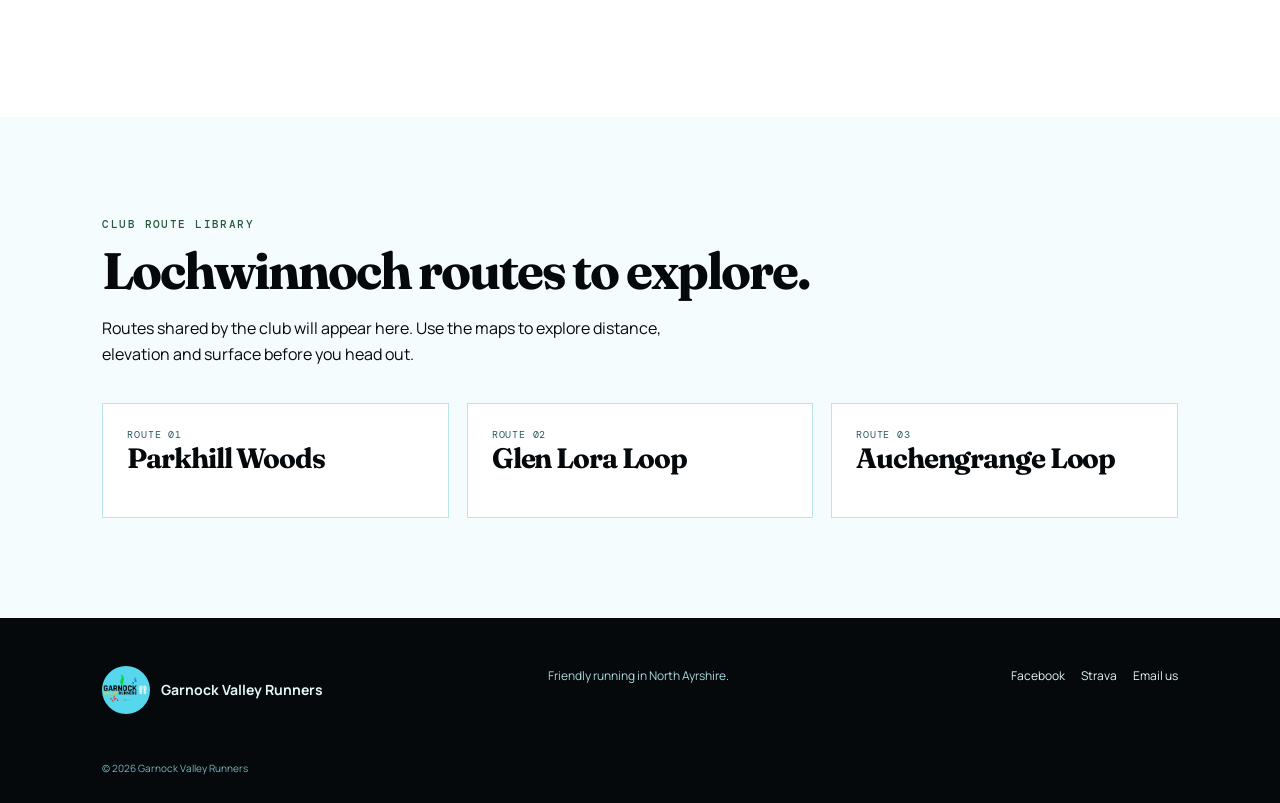
<file: lochwinnoch-running.html>
<!doctype html>
<html lang="en-GB">
<head>
  <meta charset="utf-8">
  <meta name="viewport" content="width=device-width,initial-scale=1">
  <meta name="description" content="Looking for running in Lochwinnoch? Garnock Valley Runners is a welcoming local social running group.">
  <title>Running in Lochwinnoch | Garnock Valley Runners</title>
  <link rel="canonical" href="https://garnockvalleyrunners.co.uk/lochwinnoch-running.html">
  <meta property="og:title" content="Running in Lochwinnoch | Garnock Valley Runners">
  <meta property="og:description" content="Looking for running in Lochwinnoch? Garnock Valley Runners is a welcoming local social running group.">
  <meta property="og:url" content="https://garnockvalleyrunners.co.uk/lochwinnoch-running.html">
  <meta property="og:type" content="website">
  <link rel="stylesheet" href="assets/styles.css">
  <link rel="icon" href="assets/favicon.ico" sizes="any">
  <link rel="icon" href="assets/images/icon-512.png" type="image/png">
  <link rel="apple-touch-icon" href="assets/images/apple-touch-icon.png">
  <script type="application/ld+json">
    {"@context":"https://schema.org","@type":"SportsOrganization","name":"Garnock Valley Runners","description":"A friendly social running group in North Ayrshire.","url":"https://garnockvalleyrunners.co.uk/","sameAs":["https://www.facebook.com/GarnockValleyRunners","https://www.strava.com/clubs/1098368"],"areaServed":["Beith","Dalry","Kilbirnie","Lochwinnoch"]}
  </script>
</head>
<body>
  <a class="skip-link" href="#main">Skip to content</a>
  <header class="site-header">
    <a class="brand" href="index.html" aria-label="Garnock Valley Runners home"><span class="brand-mark">GVR</span><span>Garnock Valley<br><strong>Runners</strong></span></a>
    <button class="menu-button" aria-expanded="false" aria-controls="primary-nav">Menu</button>
    <nav id="primary-nav" aria-label="Primary navigation">
      <a href="index.html">Home</a><a class="active" href="locations.html">Meet locations</a><a href="about.html">About us</a><a class="nav-join" href="index.html#join">Run with us</a>
    </nav>
  </header>

  <main id="main">
    <section class="hero">
      <div class="hero-copy">
        <p class="eyebrow">Garnock Valley Runners · Meet area 04</p>
        <h1>Running in<br>Lochwinnoch.</h1>
        <p class="lead">Waterside miles, woodland trails and a brilliant local running community in Lochwinnoch.</p>
        <div class="actions"><a class="button" href="https://www.facebook.com/GarnockValleyRunners" target="_blank" rel="noopener noreferrer">Find the next Lochwinnoch run <span>→</span></a></div>
      </div>
      <div class="hero-art"><img class="banner-image" src="assets/images/gvr-group-12.webp" alt=""></div>
    </section>

    <section class="section intro-grid">
      <div>
        <p class="eyebrow">Local miles</p>
        <h2>Make the most of the lochside.</h2>
      </div>
      <div class="intro-copy">
        <p>Lochwinnoch gives us big skies, waterside paths, woodland trails and an uplifting backdrop for every run. Come along for a sociable local route that feels like a proper escape.</p>
        <p>We meet at Castle Semple Visitor Centre every Wednesday at 7:30pm and Sunday at 9:30am. Check the Facebook group before heading out for the confirmed route.</p>
      </div>
    </section>

    <section class="section meeting-point">
      <div class="section-heading">
        <p class="eyebrow">Where to meet</p>
        <h2>Castle Semple Visitor Centre</h2>
        <p>Meet the group here for Lochwinnoch runs, every Wednesday at 7:30pm and Sunday at 9:30am. Check Facebook before setting off for any last-minute updates.</p>
        <div class="meeting-links">
          <a class="text-link" href="https://maps.app.goo.gl/izMZRxaVger3sCAw5" target="_blank" rel="noopener noreferrer">Open in Google Maps <span>→</span></a>
          <a class="text-link what3words-link" href="https://what3words.com/saga.bordering.drawn" target="_blank" rel="noopener noreferrer"><span class="what3words-prefix">///</span>saga.bordering.drawn</a>
        </div>
      </div>
      <iframe class="meeting-map" src="https://www.google.com/maps?q=55.796243,-4.622026&amp;z=16&amp;output=embed" title="Map showing Castle Semple Visitor Centre meeting point" loading="lazy" referrerpolicy="no-referrer-when-downgrade"></iframe>
    </section>

    <section class="section route-gallery">
      <div class="section-heading">
        <p class="eyebrow">Club route library</p>
        <h2>Lochwinnoch routes to explore.</h2>
        <p>Routes shared by the club will appear here. Use the maps to explore distance, elevation and surface before you head out.</p>
      </div>
      <div class="route-grid">
        <article class="route-card">
          <p class="route-number">Route 01</p>
          <h3>Parkhill Woods</h3>
          <div class="strava-embed-placeholder" data-embed-type="route" data-embed-id="3536701071890644862" data-style="standard" data-surface-type="true" data-map-hash="13.14/55.80112/-4.61118" data-from-embed="true" data-token="rGtqe1mEH-2cA8yBzQg-iNMBHSG6_ZydgE7oYWA73Bo"></div>
        </article>
        <article class="route-card">
          <p class="route-number">Route 02</p>
          <h3>Glen Lora Loop</h3>
          <div class="strava-embed-placeholder" data-embed-type="route" data-embed-id="3536701071887427454" data-style="standard" data-surface-type="true" data-map-hash="11.8/55.78629/-4.64646" data-from-embed="true" data-token="wh9q_y3kfP73m-RUj0kCftzwq2bSgQpoOv-KpfrJjXg"></div>
        </article>
        <article class="route-card">
          <p class="route-number">Route 03</p>
          <h3>Auchengrange Loop</h3>
          <div class="strava-embed-placeholder" data-embed-type="route" data-embed-id="3536701396778046832" data-style="standard" data-surface-type="true" data-map-hash="11.65/55.7819/-4.6164" data-from-embed="true" data-token="buG5Wjcm1rdfI567nCPC2zgAfDaBIDyGphan68lqmUw"></div>
        </article>
      </div>
    </section>
  </main>

  <footer>
    <div class="footer-brand"><span class="brand-mark">GVR</span><strong>Garnock Valley Runners</strong></div>
    <p>Friendly running in North Ayrshire.</p>
    <div class="footer-links">
      <a href="https://www.facebook.com/GarnockValleyRunners" target="_blank" rel="noopener noreferrer">Facebook</a>
      <a href="https://www.strava.com/clubs/1098368" target="_blank" rel="noopener noreferrer">Strava</a>
      <a href="mailto:garnockvalleyrunners@gmail.com">Email us</a>
    </div>
    <small>© <span data-year></span> Garnock Valley Runners</small>
  </footer>
  <script src="https://strava-embeds.com/embed.js"></script>
  <script src="assets/site.js"></script>
</body>
</html>
</file>
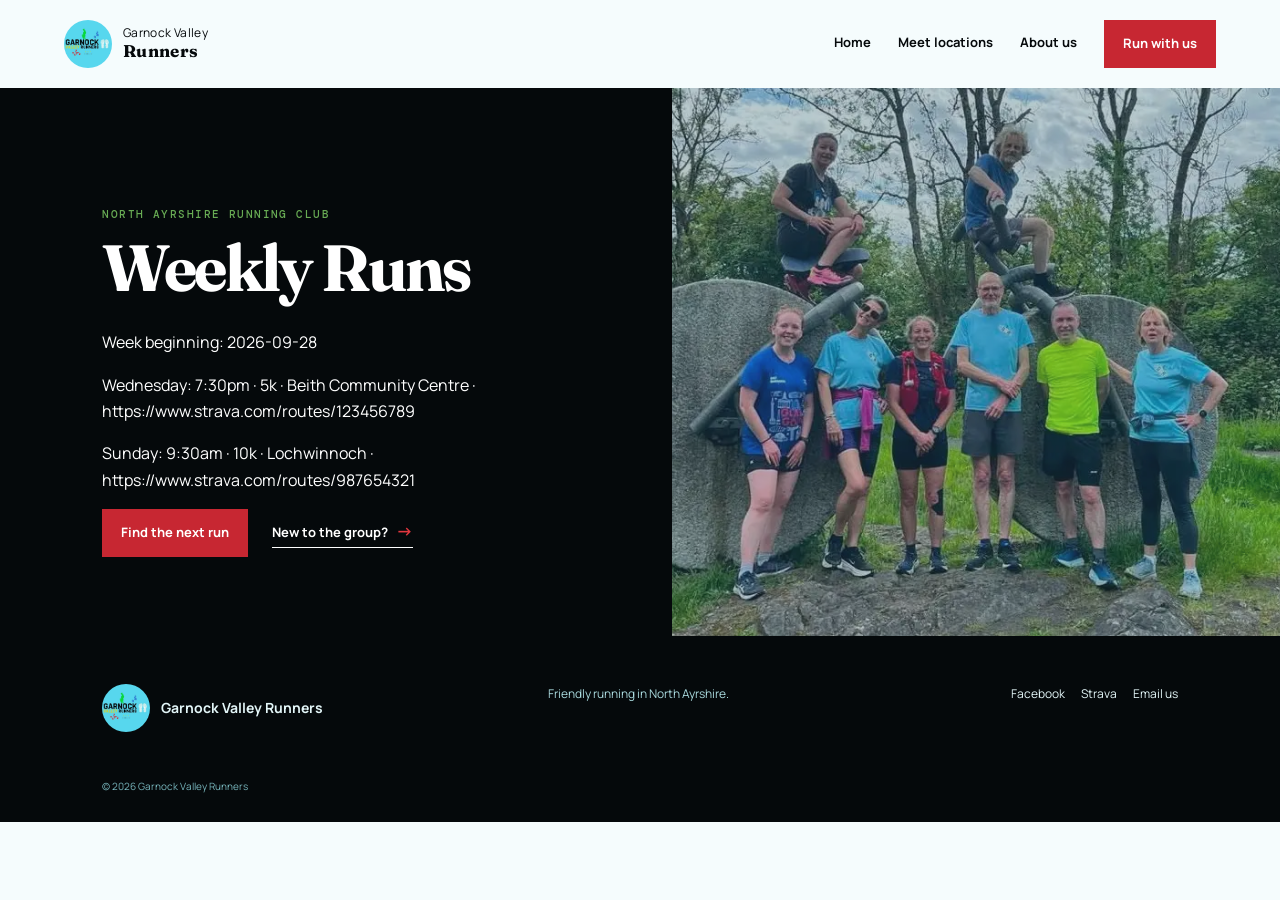
<file: runs/week-runs.html>
<!doctype html>
<html lang="en-GB">
<head>
  <meta charset="utf-8">
  <meta name="viewport" content="width=device-width, initial-scale=1">
  <meta name="description" content="Garnock Valley Runners is a friendly, social running group meeting around Beith, Dalry, Kilbirnie and Lochwinnoch. Come along for a run.">
  <title>Garnock Valley Runners | Running in Beith, Dalry, Kilbirnie & Lochwinnoch</title>
  <link rel="canonical" href="https://garnockvalleyrunners.co.uk/">
  <meta property="og:title" content="Garnock Valley Runners">
  <meta property="og:description" content="Friendly, social running around the Garnock Valley.">
  <meta property="og:type" content="website">
  <meta property="og:url" content="https://garnockvalleyrunners.co.uk/">
  <link rel="stylesheet" href="../assets/styles.css">
  <link rel="icon" href="../assets/favicon.ico" sizes="any">
  <link rel="icon" href="../assets/images/icon-512.png" type="image/png">
  <link rel="apple-touch-icon" href="../assets/images/apple-touch-icon.png">
  <link rel="manifest" href="../manifest.webmanifest">
  <script type="application/ld+json">
    {"@context":"https://schema.org","@type":"SportsOrganization","name":"Garnock Valley Runners","description":"A friendly social running group in North Ayrshire.","url":"https://garnockvalleyrunners.co.uk/","sameAs":["https://www.facebook.com/groups/1202153667183586/","https://www.strava.com/clubs/1098368"],"areaServed":["Beith","Dalry","Kilbirnie","Lochwinnoch"]}
  </script>
</head>
<body>
  <a class="skip-link" href="#main">Skip to content</a>
  <header class="site-header">
    <a class="brand" href="../index.html" aria-label="Garnock Valley Runners home"><span class="brand-mark">GVR</span><span>Garnock Valley<br><strong>Runners</strong></span></a>
    <button class="menu-button" aria-expanded="false" aria-controls="primary-nav">Menu</button>
    <nav id="primary-nav" aria-label="Primary navigation">
      <a class="active" href="../index.html">Home</a><a href="../locations.html">Meet locations</a><a href="../about.html">About us</a><a class="nav-join" href="../index.html#join">Run with us</a>
    </nav>
  </header>

  <main id="main">
    <section class="hero">
      <div class="hero-copy">
        <p class="eyebrow">North Ayrshire running club</p>
        <h1>Weekly Runs</h1>
        <p class="lead"></p>
        <p class="week-begin" id="week-begin">Week beginning: <span></span></p>
        <p class="week-wed" id="week-wed">Wednesday: <span></span></p>
        <p class="week-sun" id="week-sun">Sunday: <span></span></p>
        <div class="actions"><a class="button" href="../index.html#next-run">Find the next run</a><a class="text-link" href="../about.html">New to the group? <span>→</span></a></div>
      </div>
      <div class="hero-art"><img class="banner-image" src="../assets/images/gvr-group-7.webp" alt=""></div>
    </section>

  <footer>
    <div class="footer-brand"><span class="brand-mark">GVR</span><strong>Garnock Valley Runners</strong></div>
    <p>Friendly running in North Ayrshire.</p>
    <div class="footer-links">
      <a href="https://www.facebook.com/groups/1202153667183586/" target="_blank" rel="noopener noreferrer">Facebook</a>
      <a href="https://www.strava.com/clubs/1098368" target="_blank" rel="noopener noreferrer">Strava</a>
      <a href="mailto:garnockvalleyrunners@gmail.com">Email us</a>
    </div>
    <small>© <span data-year></span> Garnock Valley Runners</small>
  </footer>
  <script>
    const getStartOfCurrentWeek = () => {
      const d = new Date();
      const day = d.getDay();
      const diffToMonday = day === 0 ? -6 : 1 - day;
      d.setHours(0, 0, 0, 0);
      d.setDate(d.getDate() + diffToMonday);
      return d.toLocaleDateString('en-GB', {
        day: 'numeric',
        month: 'long',
        year: 'numeric'
      });
    };

    const formatSession = (session) => {
      if (!session) return 'Unknown';
      const parts = [session.time, session.distance, session.location, session.route].filter(Boolean);
      return parts.join(' · ');
    };

    fetch('./runs.json')
      .then((response) => response.json())
      .then((data) => {
        const weekBeginEl = document.getElementById('week-begin');
        if (weekBeginEl) {
          const dateText = data.weekBeginning || getStartOfCurrentWeek();
          weekBeginEl.querySelector('span').textContent = dateText;
        }

        const weekWedEl = document.getElementById('week-wed');
        if (weekWedEl) {
          weekWedEl.querySelector('span').textContent = formatSession(data.wednesday);
        }

        const weekSunEl = document.getElementById('week-sun');
        if (weekSunEl) {
          weekSunEl.querySelector('span').textContent = formatSession(data.sunday);
        }
      })
      .catch(() => {
        const weekBeginEl = document.getElementById('week-begin');
        if (weekBeginEl) {
          weekBeginEl.querySelector('span').textContent = getStartOfCurrentWeek();
        }
      });
  </script>
  <script src="../assets/site.js"></script>
</body>
</html>
</file>
<file: assets/styles.css>
@import url('https://fonts.googleapis.com/css2?family=DM+Mono:wght@400;500&family=Fraunces:opsz,wght@9..144,500;9..144,600;9..144,700&family=Manrope:wght@400;500;600;700&display=swap');

.brand-mark {
  display: block;
  width: 48px;
  height: 48px;
  border-radius: 50%;
  background: #56d7ed url("images/gvr-logo.webp") center/cover no-repeat;
  color: transparent;
  font-size: 0;
  flex: none;
}

:root {
  --ink: #05090b;
  --forest: #2c5a64;
  --moss: #68ab54;
  --cream: #f5fcfd;
  --sand: #bbe6e3;
  --coral: #e3373f;
  --white: #fff;
}

* {
  box-sizing: border-box;
}

html {
  scroll-behavior: smooth;
}

body {
  margin: 0;
  background: var(--cream);
  color: var(--ink);
  font: 16px/1.65 Manrope,Arial,sans-serif;
}

a {
  color: inherit;
  text-decoration: none;
}

.skip-link {
  position: absolute;
  left: -999px;
}

.skip-link:focus {
  left: 1rem;
  top: 1rem;
  z-index: 10;
  background: #fff;
  padding: .5rem;
}

.site-header {
  height: 88px;
  padding: 0 max(5vw,28px);
  display: flex;
  align-items: center;
  justify-content: space-between;
  background: var(--cream);
}

.brand {
  display: flex;
  gap: 11px;
  align-items: center;
  font-size: 12px;
  line-height: 1.22;
  letter-spacing: .03em;
}

.brand strong {
  font-family: Fraunces,serif;
  font-size: 17px;
}

.brand-logo {
  width: 48px;
  height: 48px;
  object-fit: cover;
  border-radius: 50%;
}

nav {
  display: flex;
  gap: 27px;
  align-items: center;
  font-size: 13px;
  font-weight: 700;
}

nav a:not(.nav-join) {
  border-bottom: 2px solid transparent;
  padding: 7px 0;
}

nav a:hover,nav .active {
  border-color: var(--coral);
}

.nav-join,.button {
  display: inline-flex;
  align-items: center;
  gap: 9px;
  border: 0;
  border-radius: 0;
  background: var(--coral);
  padding: 13px 19px;
  color: #fff;
  font-weight: 700;
  font-size: 13px;
  transition: transform .2s,background .2s;
}

nav .install-button[hidden] {
  display: none;
}

.nav-join:hover,.button:hover {
  transform: translateY(-2px);
  background: #b71928;
}

.menu-button {
  display: none;
}

.hero {
  min-height: 548px;
  display: grid;
  grid-template-columns: 1.05fr .95fr;
  background: var(--ink);
  color: #fff;
}

.hero-copy {
  padding: 105px max(5vw,28px) 65px max(8vw,60px);
  align-self: center;
}

.eyebrow {
  margin: 0 0 13px;
  color: var(--moss);
  font: 500 11px "DM Mono",monospace;
  letter-spacing: .13em;
  text-transform: uppercase;
}

.hero h1,h2,h3 {
  font-family: Fraunces,Georgia,serif;
  line-height: 1.04;
  letter-spacing: -.04em;
}

.hero h1 {
  max-width: 620px;
  margin: 0;
  font-size: clamp(42px,5.1vw,73px);
}

.lead {
  max-width: 520px;
  margin: 23px 0 27px;
  font-size: 17px;
  color: #d9f5f5;
}

.actions {
  display: flex;
  align-items: center;
  gap: 24px;
  flex-wrap: wrap;
}

.text-link {
  font-size: 13px;
  font-weight: 700;
  border-bottom: 1px solid currentColor;
  padding-bottom: 2px;
}

.text-link span {
  color: var(--coral);
  font-size: 17px;
  padding-left: 5px;
}

.hero-art {
  position: relative;
  overflow: hidden;
  min-height: 420px;
  background: #56d7ed;
}

.hero-art p {
  position: absolute;
  top: 16%;
  left: 13%;
  z-index: 2;
  margin: 0;
  color: var(--ink);
  font: 600 clamp(30px,3.8vw,57px)/1 Fraunces,serif;
  letter-spacing: -.06em;
}

.sun {
  position: absolute;
  width: 180px;
  height: 180px;
  border-radius: 50%;
  background: #f5df00;
  top: 9%;
  right: 20%;
}

.hill {
  position: absolute;
  border-radius: 50% 50% 0 0;
}

.hill-one {
  width: 125%;
  height: 55%;
  background: #68ab54;
  bottom: -8%;
  left: -30%;
  transform: rotate(5deg);
}

.hill-two {
  width: 130%;
  height: 43%;
  background: #2c5a64;
  bottom: -15%;
  right: -48%;
  transform: rotate(-7deg);
}

.runner {
  z-index: 3;
  position: absolute;
  bottom: 20%;
  width: 13px;
  height: 46px;
  background: var(--ink);
  border-radius: 10px 10px 3px 3px;
  transform: rotate(17deg);
}

.runner:before {
  content: "";
  position: absolute;
  width: 17px;
  height: 17px;
  border-radius: 50%;
  background: var(--ink);
  top: -21px;
  left: -2px;
}

.runner:after {
  content: "";
  position: absolute;
  width: 50px;
  height: 6px;
  background: var(--ink);
  bottom: -5px;
  left: -26px;
  transform: rotate(-38deg);
  border-radius: 4px;
}

.runner-one {
  left: 48%;
}

.runner-two {
  left: 63%;
  bottom: 27%;
  transform: scale(.78) rotate(-10deg);
}

.section {
  padding: 100px max(8vw,60px);
}

.section h2 {
  font-size: clamp(34px,4vw,53px);
  margin: 0;
}

.next-run {
  background: var(--sand);
}

.section-heading {
  margin-bottom: 35px;
}

.update-card {
  position: relative;
  max-width: 1000px;
  padding: 50px 54px;
  background: var(--ink);
  color: #fff;
}

.update-card h3 {
  max-width: 670px;
  font-size: clamp(26px,3.3vw,42px);
  margin: 10px 0;
}

.update-card p {
  max-width: 650px;
  color: #d5f3ef;
}

.schedule-list {
  display: flex;
  flex-wrap: wrap;
  gap: 14px 30px;
  margin: 26px 0 34px;
  padding: 0;
  list-style: none;
}

.schedule-list li {
  display: flex;
  align-items: baseline;
  gap: 10px;
  padding: 12px 22px;
  background: #ffffff14;
  border-radius: 999px;
}

.schedule-list strong {
  font-size: 15px;
}

.schedule-list span {
  font: 13px "DM Mono",monospace;
  color: #d5f3ef;
}

.pulse {
  font: 11px "DM Mono",monospace;
  letter-spacing: .1em;
  text-transform: uppercase;
  color: #dcead6;
}

.pulse span {
  display: inline-block;
  width: 8px;
  height: 8px;
  margin-right: 7px;
  border-radius: 50%;
  background: var(--coral);
  box-shadow: 0 0 0 5px #ffffff16;
}

.button-light {
  background: var(--cream);
  color: var(--ink);
}

.button-light:hover {
  background: #fff;
  color: var(--ink);
}

.light {
  color: #fff;
}

.intro-grid {
  display: grid;
  grid-template-columns: 1fr 1fr;
  gap: 8vw;
}

.intro-copy {
  max-width: 530px;
  font-size: 18px;
}

.intro-copy p {
  margin-top: 3px;
  margin-bottom: 25px;
}

.row-heading {
  display: flex;
  justify-content: space-between;
  align-items: end;
}

.location-grid {
  display: grid;
  grid-template-columns: repeat(4,1fr);
  gap: 14px;
}

.location-card {
  min-height: 310px;
  padding: 23px;
  display: flex;
  flex-direction: column;
  color: #fff;
  background: var(--forest);
  transition: transform .2s;
}

.location-card:hover {
  transform: translateY(-5px);
}

.location-card span {
  font: 11px "DM Mono",monospace;
  color: #d9f5f5;
}

.location-card h3 {
  margin: auto 0 8px;
  font-size: 30px;
}

.location-card p {
  margin: 0;
  font-size: 12px;
  color: #dbe7db;
}

.location-card b {
  margin-top: 20px;
  font-size: 12px;
}

.location-card i {
  font-style: normal;
  color: #f5df00;
  padding-left: 5px;
}

.beith {
  background: #2c5a64;
}

.dalry {
  background: #378c9d;
}

.kilbirnie {
  background: #68ab54;
}

.lochwinnoch {
  background: #266c82;
}

.strava-callout {
  display: grid;
  grid-template-columns: 1fr 1fr;
  gap: 10vw;
  background: #56d7ed;
  color: var(--ink);
}

.strava-callout .eyebrow {
  color: #2c5a64;
}

.strava-callout p {
  max-width: 390px;
}

.strava-callout .button {
  margin-top: 17px;
  background: var(--ink);
}

.stat-stack {
  display: grid;
  align-content: center;
  border-top: 1px solid #05090b71;
}

.stat-stack div {
  display: flex;
  align-items: center;
  gap: 27px;
  padding: 18px 0;
  border-bottom: 1px solid #05090b71;
}

.stat-stack strong {
  font: 600 51px/1 Fraunces,serif;
}

.stat-stack span {
  font: 12px "DM Mono",monospace;
  text-transform: uppercase;
  line-height: 1.4;
}

.join {
  text-align: center;
  padding-bottom: 115px;
}

.join p:not(.eyebrow) {
  max-width: 530px;
  margin: 19px auto 27px;
}

.join .button {
  margin-top: 2px;
}

footer {
  padding: 48px max(8vw,60px) 27px;
  background: var(--ink);
  color: #e3f6f8;
  display: grid;
  grid-template-columns: 1.4fr 1fr 1fr;
  gap: 18px;
  font-size: 12px;
}

footer .footer-brand {
  display: flex;
  align-items: center;
  gap: 11px;
  font-size: 14px;
}

footer p {
  margin: 0;
  color: #a9d9dd;
}

.footer-links {
  display: flex;
  gap: 16px;
  justify-content: flex-end;
}

.footer-links a:hover {
  text-decoration: underline;
}

footer small {
  grid-column: 1/-1;
  padding-top: 28px;
  color: #78b6bd;
  font-size: 10px;
}

@media(max-width:760px) {
  .site-header {
    height: 72px;
  }

  .menu-button {
    display: block;
    border: 0;
    background: none;
    font: 700 13px Manrope;
    color: var(--ink);
  }

  nav {
    display: none;
    position: absolute;
    z-index: 5;
    left: 0;
    right: 0;
    top: 72px;
    padding: 20px 28px;
    flex-direction: column;
    align-items: stretch;
    background: var(--cream);
  }

  nav.open {
    display: flex;
  }

  .hero {
    grid-template-columns: 1fr;
  }

  .hero-copy {
    padding: 76px 28px 55px;
  }

  .hero-art {
    min-height: 300px;
  }

  .section {
    padding: 70px 28px;
  }

  .row-heading {
    align-items: start;
    gap: 20px;
    flex-direction: column;
  }

  .location-grid {
    grid-template-columns: 1fr 1fr;
  }

  .location-card {
    min-height: 230px;
  }

  .location-card h3 {
    font-size: 25px;
  }

  .intro-grid,.strava-callout {
    grid-template-columns: 1fr;
    gap: 40px;
  }

  .update-card {
    padding: 35px 28px;
  }

  .footer-links {
    justify-content: start;
  }

  footer {
    grid-template-columns: 1fr;
    gap: 13px;
  }

  .hero h1 {
    font-size: 48px;
  }
}

@media(max-width:430px) {
  .location-grid {
    grid-template-columns: 1fr;
  }

  .location-card {
    min-height: 190px;
  }

  .hero h1 {
    font-size: 42px;
  }
}

.route-gallery {
  background: var(--cream);
}

.route-gallery .section-heading>p:not(.eyebrow) {
  max-width: 620px;
  margin: 18px 0 0;
}

.route-grid {
  display: grid;
  grid-template-columns: repeat(3,1fr);
  gap: 18px;
}

.route-card {
  padding: 24px;
  background: #fff;
  border: 1px solid #b9e5e9;
  overflow: hidden;
}

.route-card h3 {
  margin: 3px 0 20px;
  font-size: 28px;
}

.route-number {
  margin: 0;
  color: #2c5a64;
  font: 10px "DM Mono",monospace;
  letter-spacing: .08em;
  text-transform: uppercase;
}

@media(max-width:960px) {
  .route-grid {
    grid-template-columns: 1fr;
  }
}

@media(max-width:760px) {
  .route-gallery {
    padding-top: 70px;
    padding-bottom: 70px;
  }
}

.leaders {
  background: var(--sand);
}

.leaders .section-heading>p:not(.eyebrow) {
  max-width: 610px;
  margin: 18px 0 0;
}

.leader-grid {
  display: grid;
  grid-template-columns: repeat(4,1fr);
  gap: 18px;
}

.leader-card {
  background: #fff;
}

.leader-card img {
  display: block;
  width: 100%;
  aspect-ratio: 1;
  object-fit: cover;
}

.leader-card>div {
  padding: 19px 18px 22px;
}

.leader-card .eyebrow {
  margin-bottom: 7px;
  color: #2c5a64;
  font-size: 9px;
}

.leader-card h3 {
  margin: 0;
  font-size: 26px;
}

.leader-card p:last-child {
  margin: 9px 0 0;
  font-size: 13px;
  line-height: 1.55;
}

@media(max-width:960px) {
  .leader-grid {
    grid-template-columns: repeat(2,1fr);
  }
}

@media(max-width:500px) {
  .leader-grid {
    grid-template-columns: 1fr;
  }
}

.nav-join,.button {
  background: #c72732;
}

.nav-join:hover,.button:hover {
  background: #a71e27;
}

.button-light {
  background: #f5fcfd;
  color: #05090b;
}

.button-light:hover {
  background: #fff;
  color: #05090b;
}

.section .eyebrow,.leader-card .eyebrow {
  color: #245a3c;
}

.strava-callout .eyebrow {
  color: #245a3c;
}

.dalry {
  background: #276a78;
}

.location-card,.location-card span,.location-card p,.location-card i {
  color: #fff;
}

.kilbirnie,.kilbirnie span,.kilbirnie p,.kilbirnie i {
  color: var(--ink);
}

.hero-art {
  background: #2c5a64;
}

.banner-image {
  position: relative;
  z-index: 0;
  width: 100%;
  height: 100%;
  display: block;
  object-fit: cover;
}

.hero-art:has(.banner-image)::after {
  position: absolute;
  z-index: 1;
  inset: 0;
  background: color-mix(in srgb, var(--forest) 32%, transparent);
  content: "";
  pointer-events: none;
}

.text-link:hover {
  border-bottom-color: transparent;
}

.kilbirnie {
  background: #3d7939;
}

.kilbirnie,.kilbirnie span,.kilbirnie p,.kilbirnie i {
  color: #fff;
}

.locations-intro {
  padding-bottom: 45px;
}

.page-title {
  margin: 0;
  font-family: Fraunces,serif;
  font-size: clamp(42px,6vw,76px);
  line-height: 1.02;
  letter-spacing: -.05em;
}

.locations-lead {
  max-width: 650px;
  color: var(--ink);
}

.locations-grid-section {
  padding-top: 25px;
}

.join-actions {
  justify-content: center;
}

.about-hero {
  min-height: 390px;
}

.about-hero-copy {
  padding-top: 65px;
  padding-bottom: 65px;
}

.first-run {
  display: grid;
  grid-template-columns: .8fr 1.2fr;
  gap: 8vw;
  align-items: start;
  background: #fff;
}

.first-run-intro>p:not(.eyebrow) {
  max-width: 410px;
  margin: 20px 0 28px;
}

.first-run-steps {
  margin: 0;
  padding: 0;
  list-style: none;
  border-top: 1px solid #b9e5e9;
}

.first-run-steps li {
  display: grid;
  grid-template-columns: 72px 1fr;
  gap: 20px;
  padding: 25px 0;
  border-bottom: 1px solid #b9e5e9;
}

.first-run-steps>li>span {
  color: #245a3c;
  font: 500 12px "DM Mono",monospace;
}

.first-run-steps h3 {
  margin: 0;
  font-size: 26px;
}

.first-run-steps p {
  max-width: 480px;
  margin: 8px 0 0;
  font-size: 14px;
}

@media(max-width:760px) {
  .first-run {
    grid-template-columns: 1fr;
    gap: 42px;
  }

  .first-run-steps li {
    grid-template-columns: 48px 1fr;
    gap: 14px;
  }
}

.meeting-point {
  display: grid;
  grid-template-columns: minmax(260px, .8fr) minmax(300px, 1.2fr);
  gap: 7vw;
  align-items: center;
  background: #fff;
}

.meeting-point .section-heading {
  margin: 0;
}

.meeting-point .section-heading>p:not(.eyebrow) {
  max-width: 480px;
  margin: 18px 0 23px;
}

.meeting-links {
  display: flex;
  flex-wrap: wrap;
  gap: 20px;
}

.what3words-prefix {
  padding-left: 0;
  color: var(--coral);
}

.meeting-map {
  width: 100%;
  min-height: 390px;
  border: 0;
}

@media(max-width:760px) {
  .meeting-point {
    grid-template-columns: 1fr;
    gap: 32px;
  }

  .meeting-map {
    min-height: 320px;
  }
}
</file>
